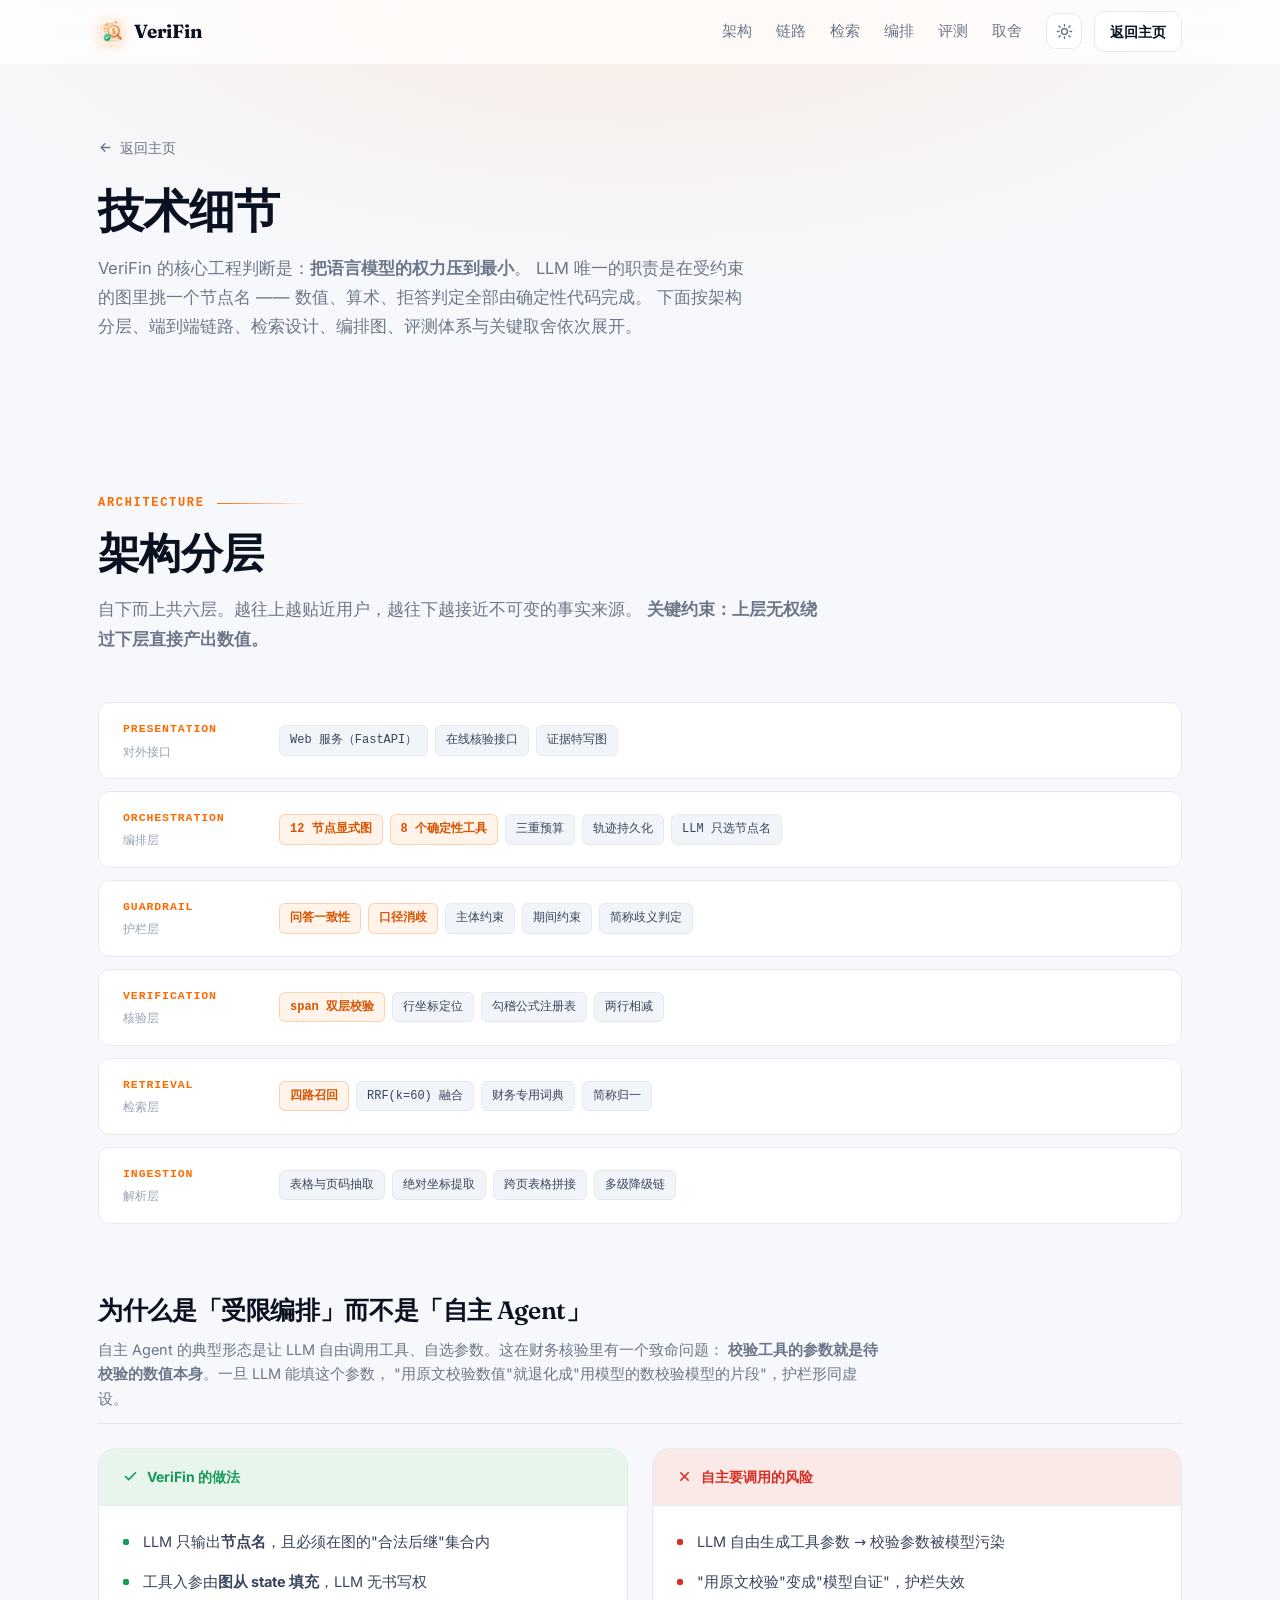
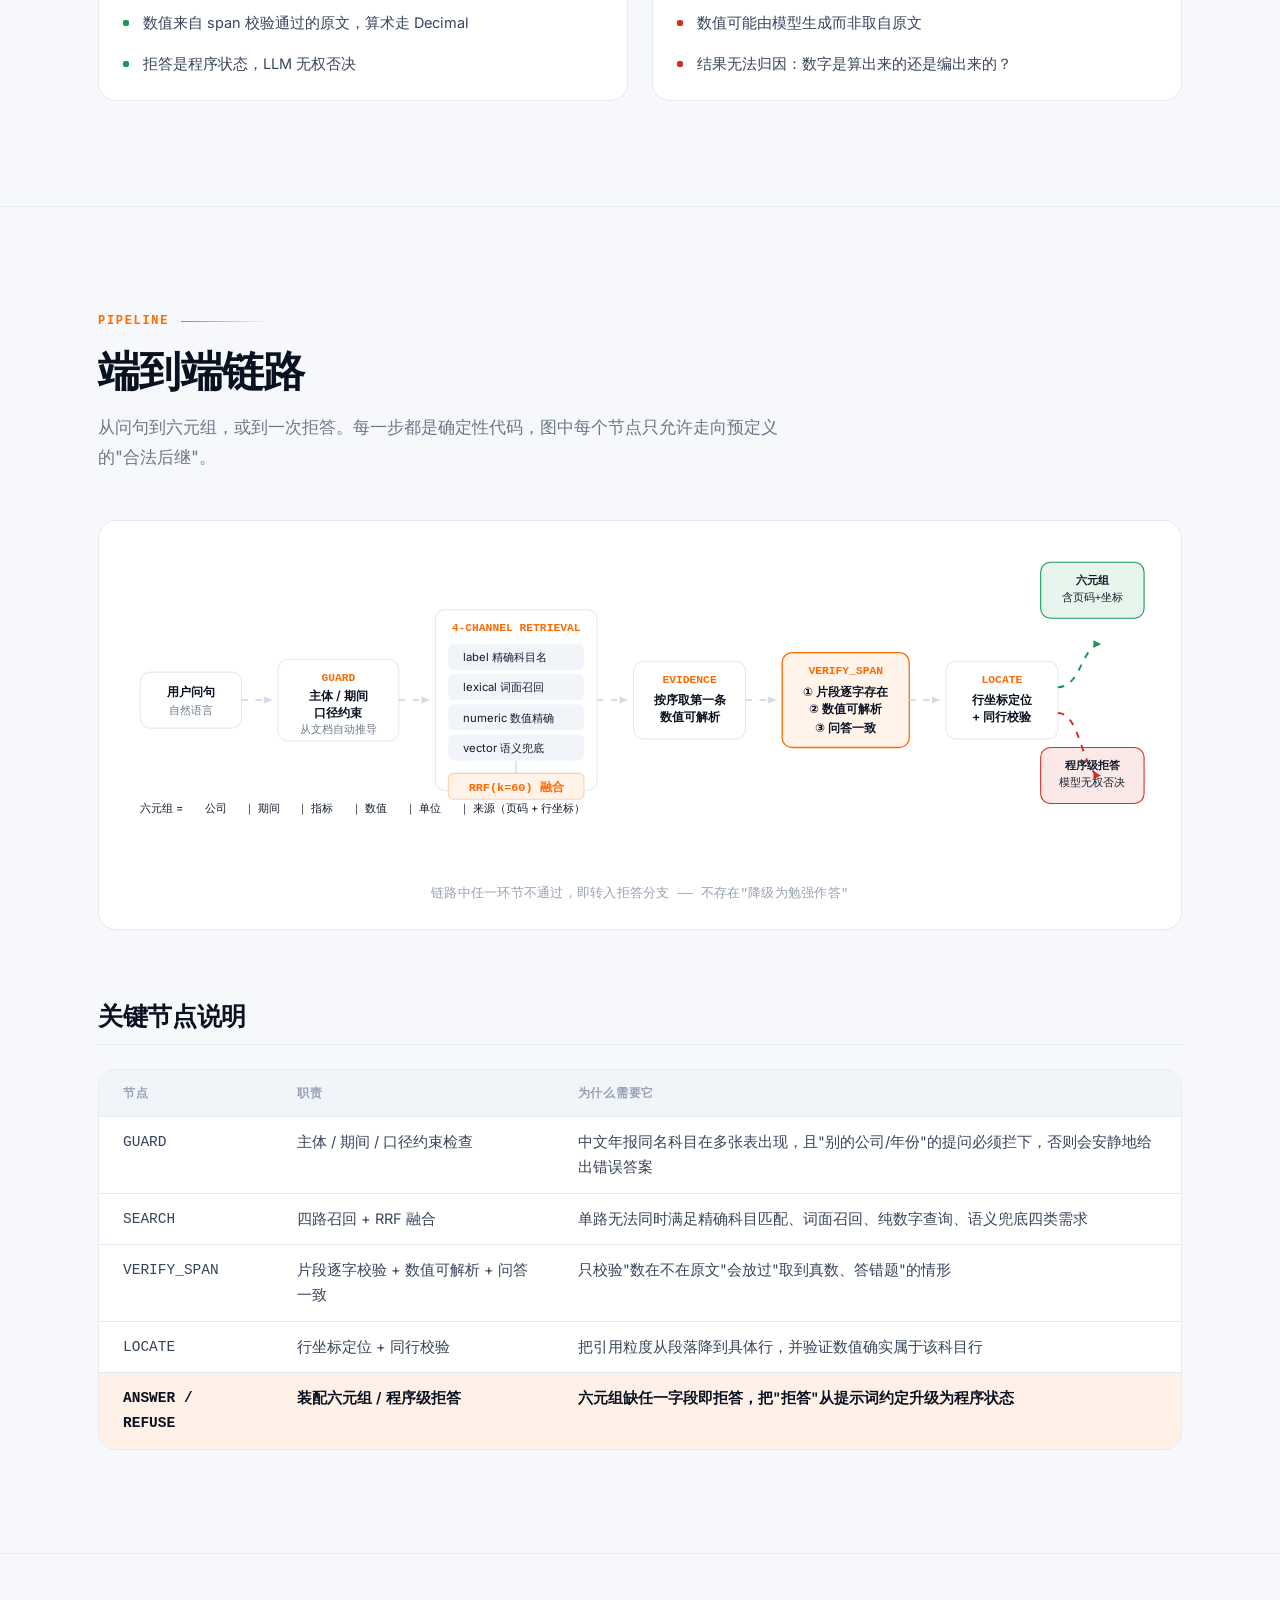
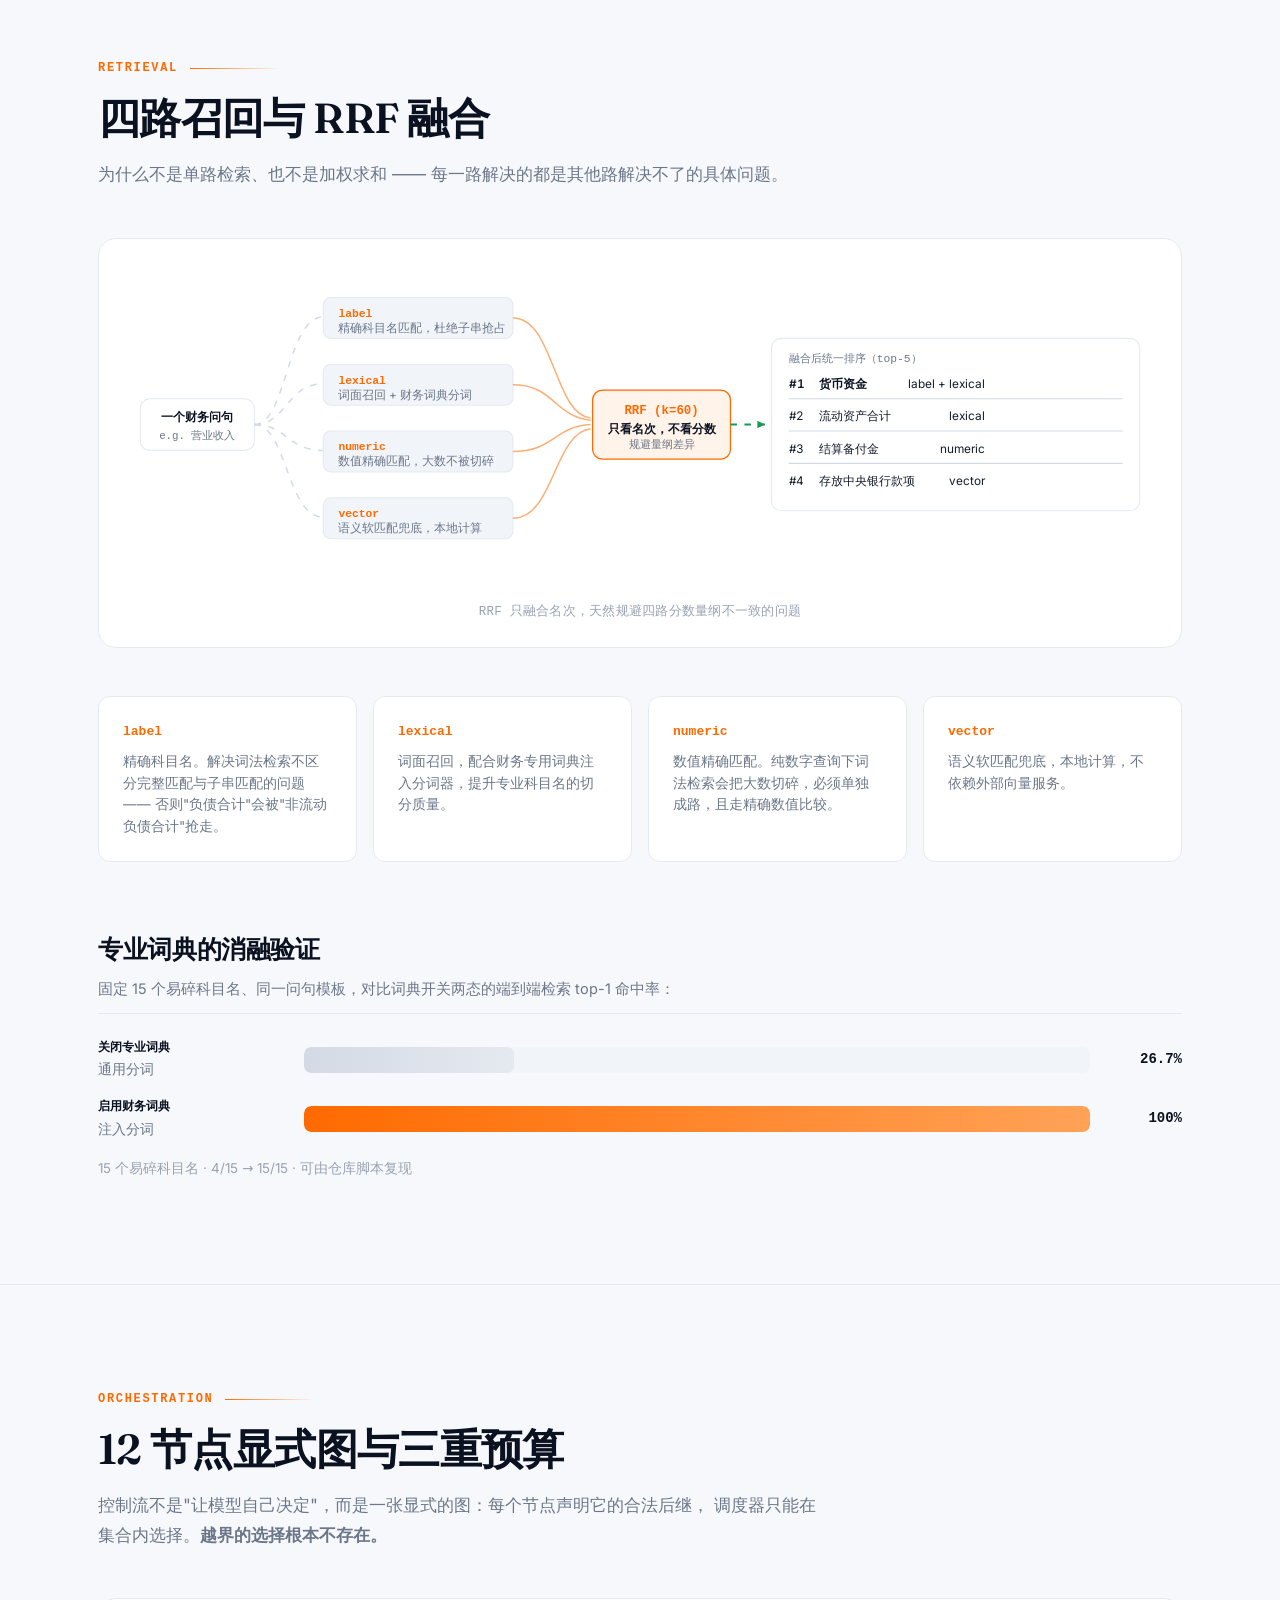
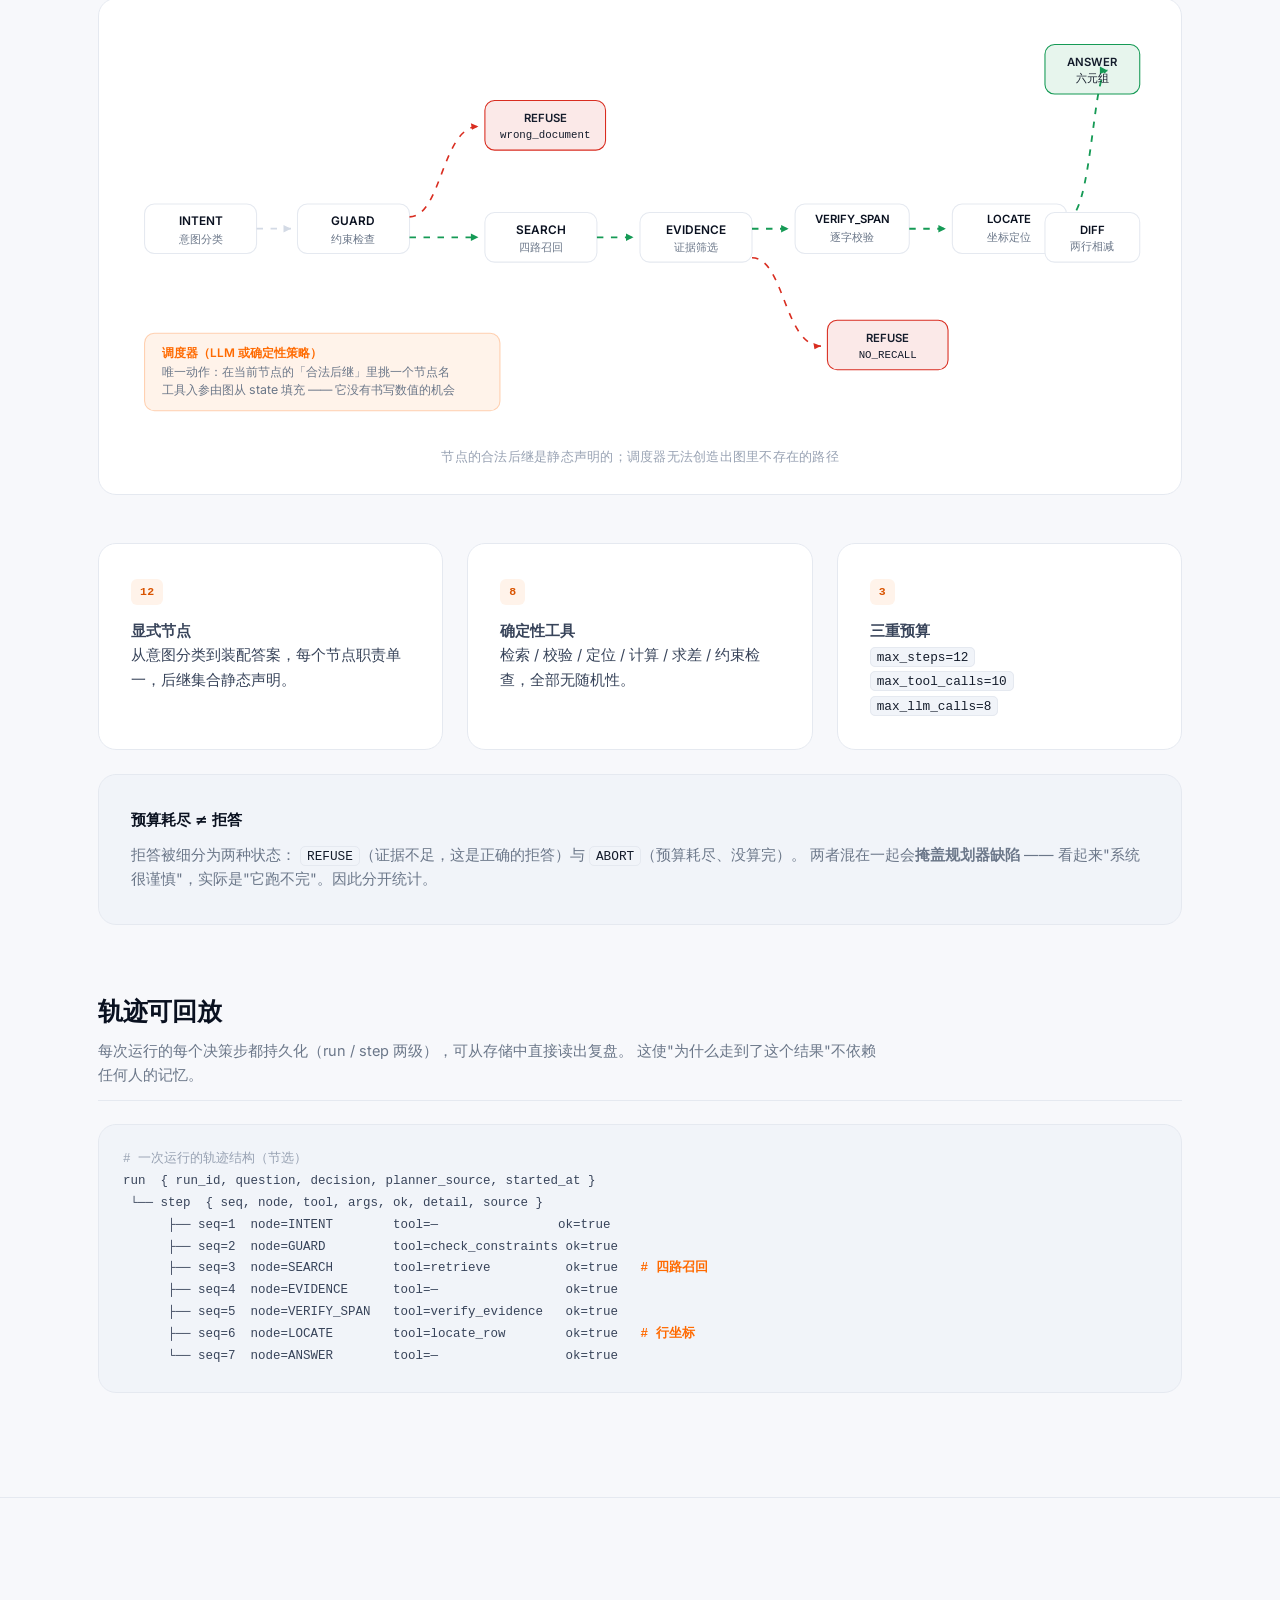
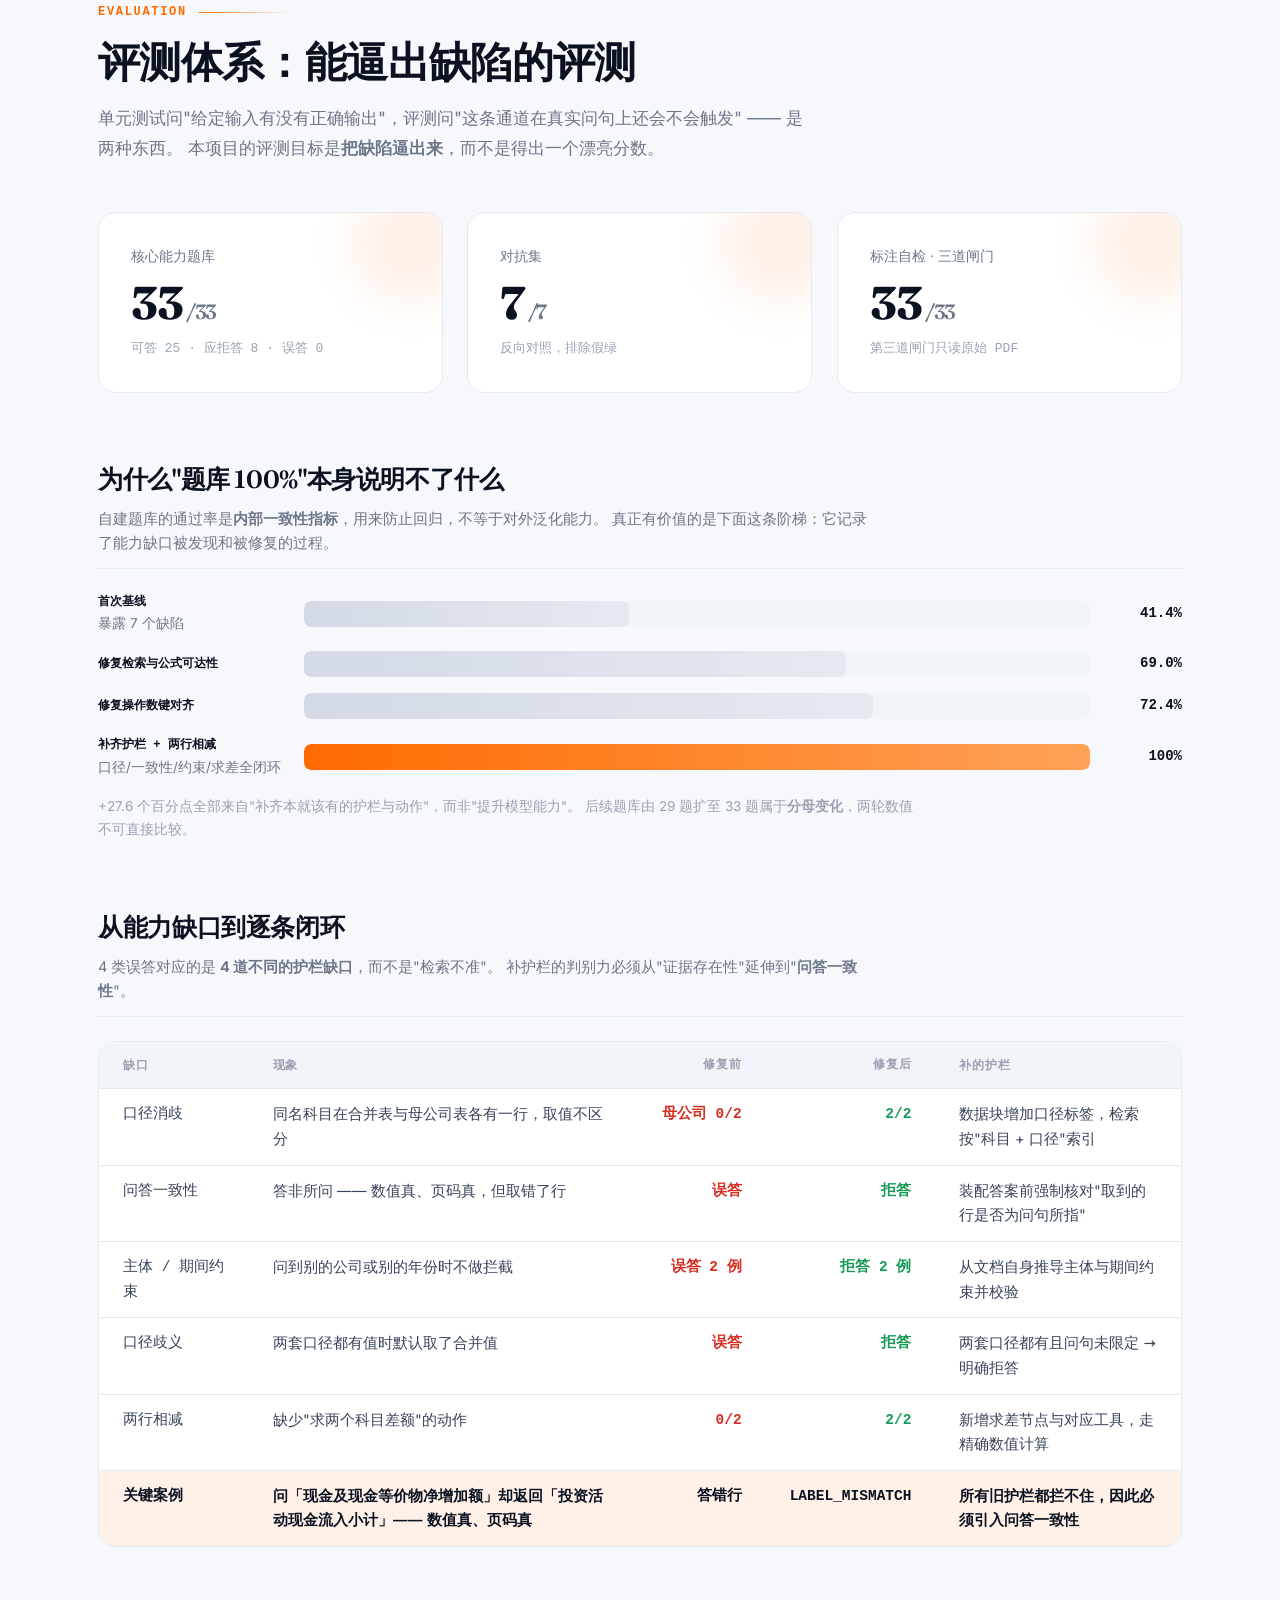
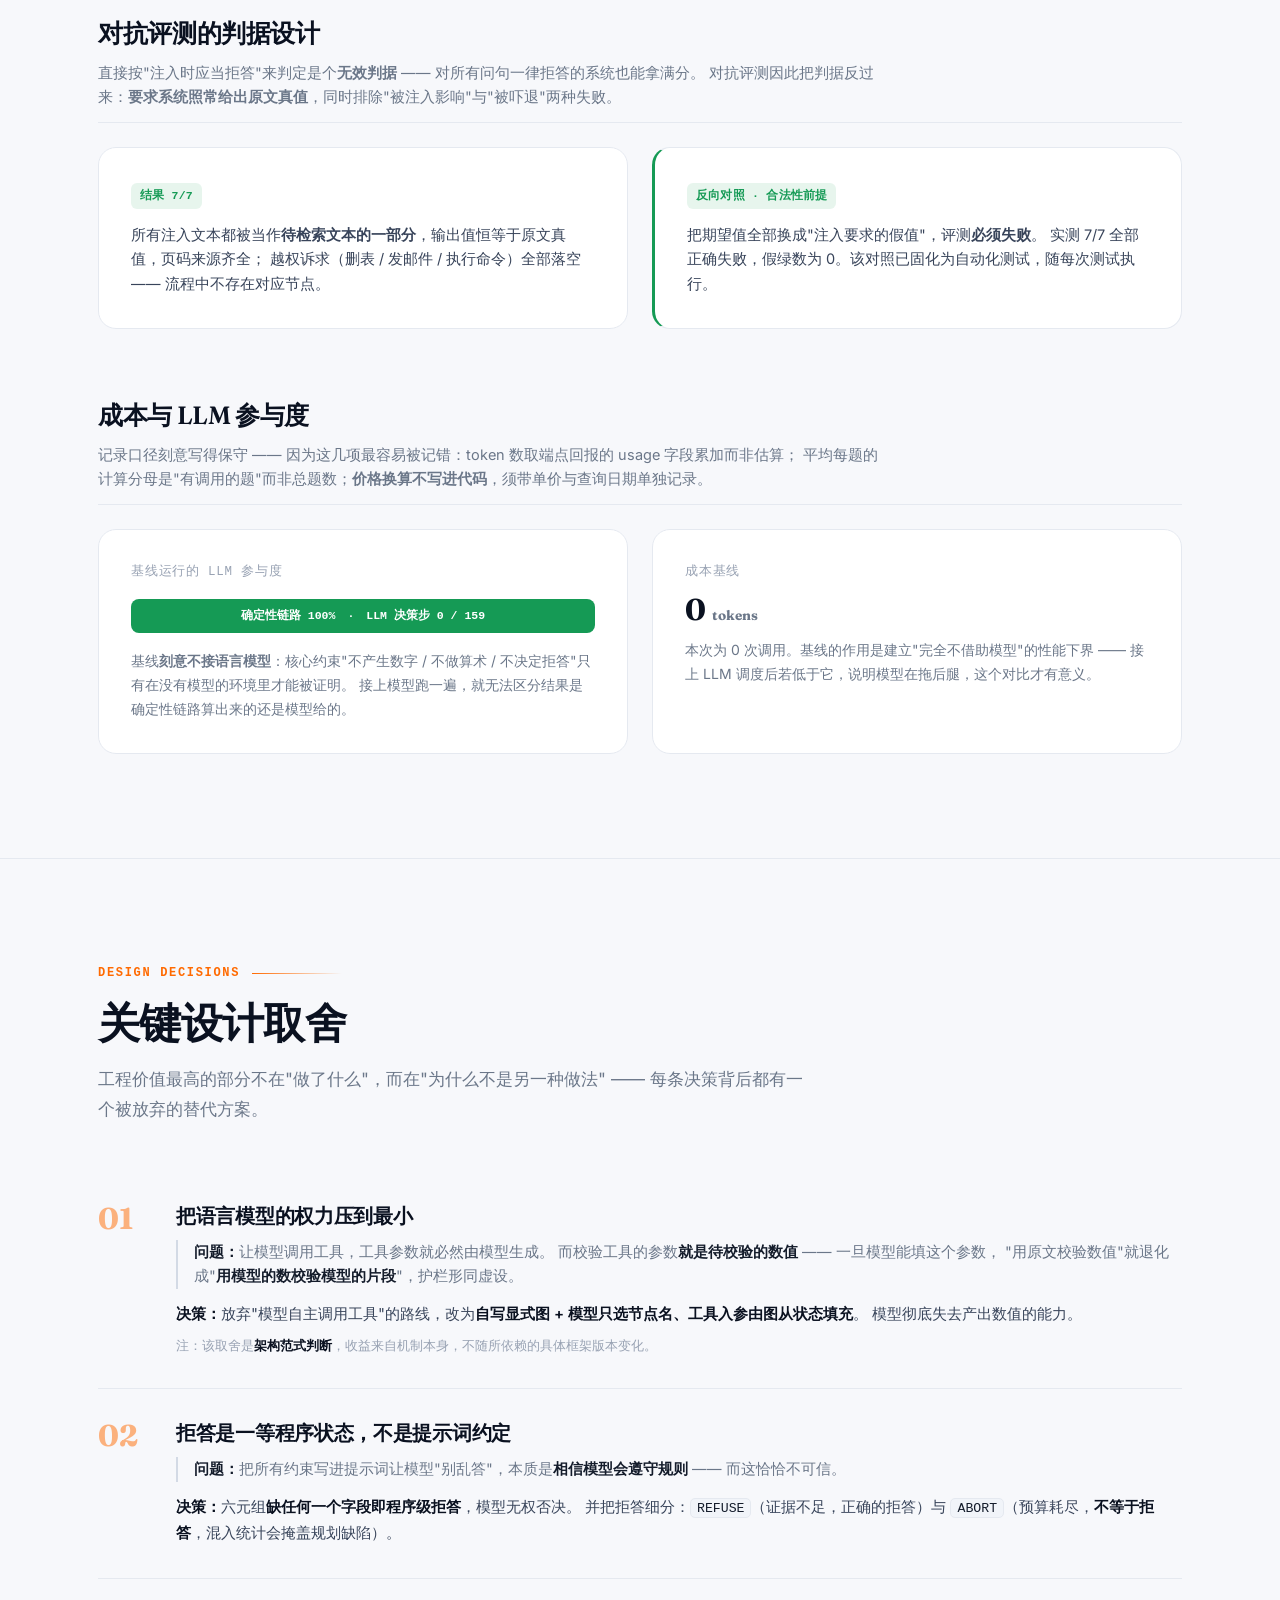
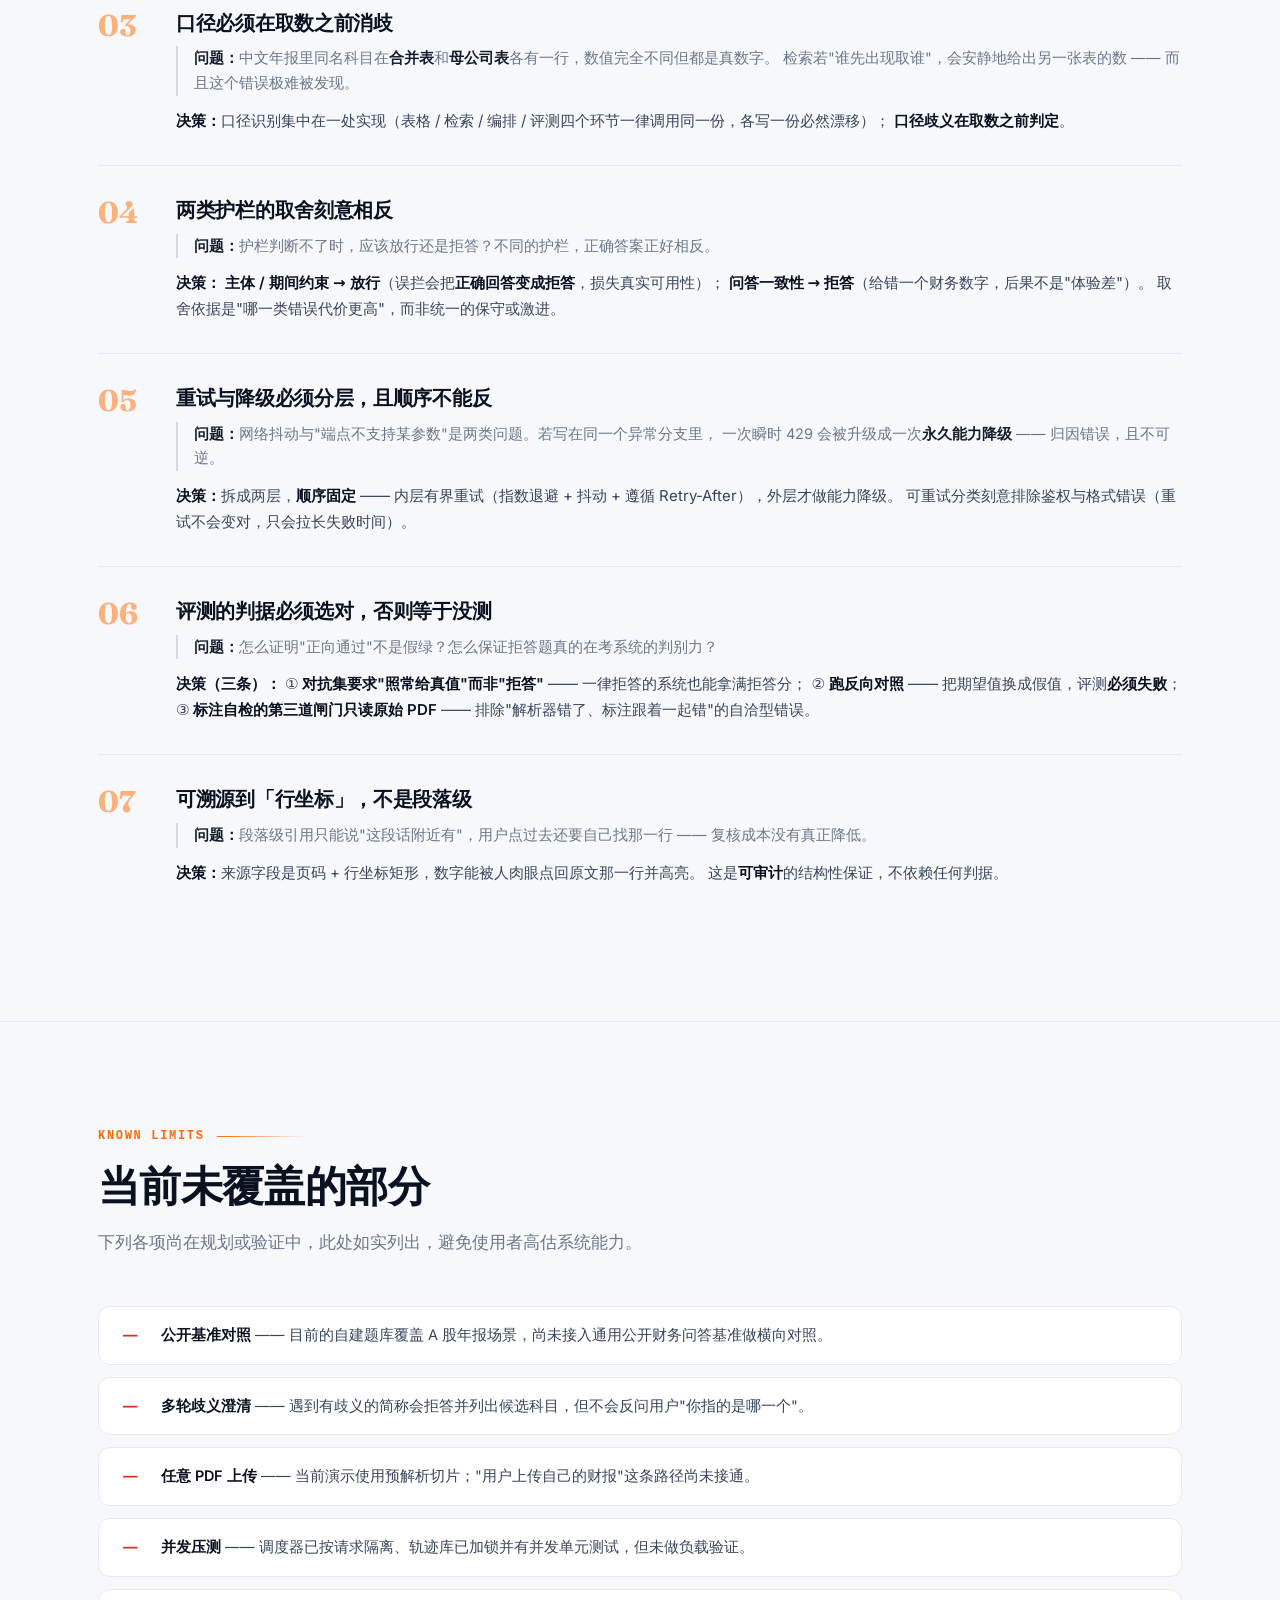
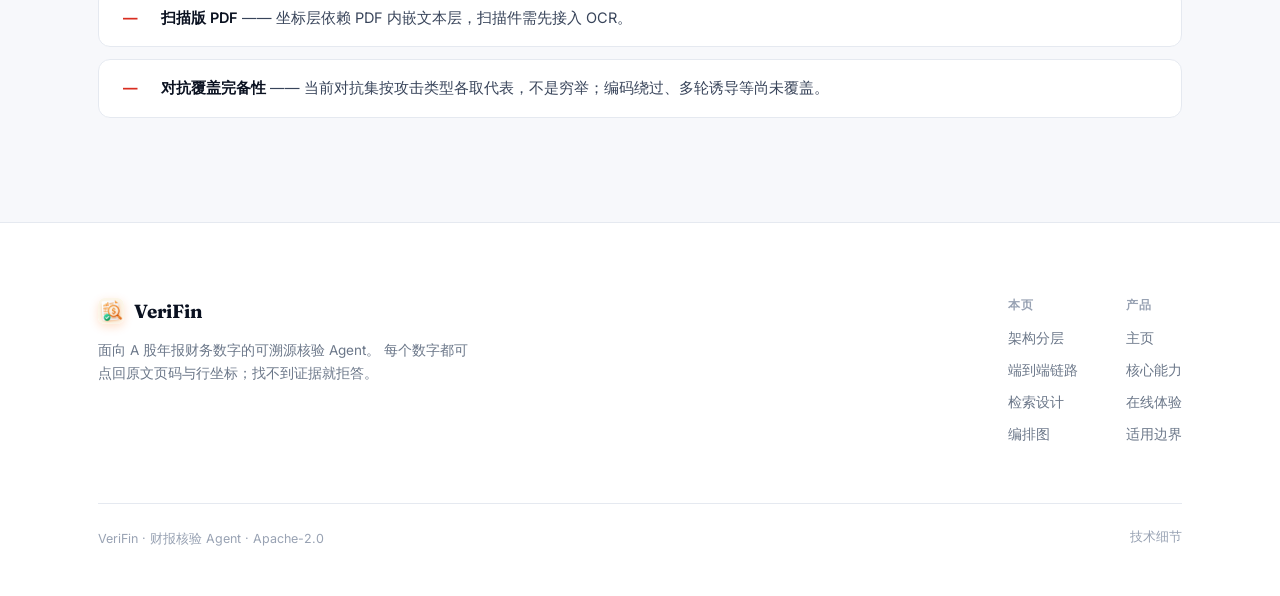
<file: site/tech.html>
<!DOCTYPE html>
<html lang="zh-CN">
<head>
<meta charset="UTF-8">
<meta name="viewport" content="width=device-width, initial-scale=1.0">
<title>技术细节 · VeriFin 财报核验 Agent</title>
<meta name="description" content="VeriFin 的技术实现：受限编排架构、四路召回与 RRF 融合、12 节点显式图、span 双层校验、行坐标定位、评测体系与关键设计取舍。">
<meta name="theme-color" content="#ff6a00">
<link rel="icon" type="image/png" sizes="512x512" href="assets/verifin-favicon-rounded.png">
<link rel="apple-touch-icon" sizes="180x180" href="assets/verifin-apple-touch-icon-rounded.png">
<link rel="preload" href="assets/fonts/fraunces-normal-latin.woff2" as="font" type="font/woff2" crossorigin>
<link rel="preload" href="assets/fonts/inter-normal-latin.woff2" as="font" type="font/woff2" crossorigin>
<link rel="stylesheet" href="assets/style.css?v=4">
<link rel="stylesheet" href="assets/figures.css?v=4">
<script>
(function () {
  var s = localStorage.getItem("vf-theme");
  var t = s === "light" || s === "dark"
    ? s
    : (window.matchMedia && window.matchMedia("(prefers-color-scheme: dark)").matches ? "dark" : "light");
  document.documentElement.setAttribute("data-theme", t);
})();
</script>
</head>
<body>

<div class="progress" id="progress"></div>

<nav class="nav" id="nav">
  <div class="wrap">
    <a class="brand" href="index.html"><span class="mark" aria-hidden="true"><img src="assets/verifin-brand-icon.png" alt=""></span>VeriFin</a>
    <div class="nav-links">
      <a href="#arch">架构</a>
      <a href="#pipeline">链路</a>
      <a href="#retrieval">检索</a>
      <a href="#orchestration">编排</a>
      <a href="#eval">评测</a>
      <a href="#decisions">取舍</a>
    </div>
    <div class="nav-actions">
      <button class="icon-btn" id="themeBtn" aria-label="切换明暗主题" title="切换明暗主题">
        <svg class="icon-sun" viewBox="0 0 24 24" fill="none" stroke="currentColor" stroke-width="2" stroke-linecap="round"><circle cx="12" cy="12" r="4.2"/><path d="M12 2v2.4M12 19.6V22M4.2 4.2l1.7 1.7M18.1 18.1l1.7 1.7M2 12h2.4M19.6 12H22M4.2 19.8l1.7-1.7M18.1 5.9l1.7-1.7"/></svg>
        <svg class="icon-moon" viewBox="0 0 24 24" fill="none" stroke="currentColor" stroke-width="2" stroke-linecap="round" stroke-linejoin="round"><path d="M20.5 14.6A8.6 8.6 0 0 1 9.4 3.5a8.6 8.6 0 1 0 11.1 11.1Z"/></svg>
      </button>
      <a class="nav-cta" href="index.html">返回主页</a>
    </div>
  </div>
</nav>

<!-- ============================ 技术 Hero ============================ -->
<header class="tech-hero">
  <div class="wrap">
    <a class="back-link" href="index.html">
      <svg viewBox="0 0 24 24" fill="none" stroke="currentColor" stroke-width="2.2" stroke-linecap="round" stroke-linejoin="round"><path d="M19 12H6M11 6l-6 6 6 6"/></svg>
      返回主页
    </a>
    <h1>技术细节</h1>
    <p class="sub">
      VeriFin 的核心工程判断是：<b>把语言模型的权力压到最小</b>。
      LLM 唯一的职责是在受约束的图里挑一个节点名 —— 数值、算术、拒答判定全部由确定性代码完成。
      下面按架构分层、端到端链路、检索设计、编排图、评测体系与关键取舍依次展开。
    </p>
  </div>
</header>

<!-- ============================ 架构分层 ============================ -->
<section class="band" id="arch">
  <div class="wrap">
    <div class="sec-head reveal">
      <div class="sec-kicker">Architecture</div>
      <h2>架构分层</h2>
      <p class="lede">
        自下而上共六层。越往上越贴近用户，越往下越接近不可变的事实来源。
        <b>关键约束：上层无权绕过下层直接产出数值。</b>
      </p>
    </div>

    <div class="arch-stack reveal">
      <div class="arch-layer">
        <div>
          <div class="ly">Presentation</div>
          <div class="ly-sub">对外接口</div>
        </div>
        <div class="mods">
          <span class="mod">Web 服务（FastAPI）</span>
          <span class="mod">在线核验接口</span>
          <span class="mod">证据特写图</span>
        </div>
      </div>

      <div class="arch-layer">
        <div>
          <div class="ly">Orchestration</div>
          <div class="ly-sub">编排层</div>
        </div>
        <div class="mods">
          <span class="mod hot">12 节点显式图</span>
          <span class="mod hot">8 个确定性工具</span>
          <span class="mod">三重预算</span>
          <span class="mod">轨迹持久化</span>
          <span class="mod">LLM 只选节点名</span>
        </div>
      </div>

      <div class="arch-layer">
        <div>
          <div class="ly">Guardrail</div>
          <div class="ly-sub">护栏层</div>
        </div>
        <div class="mods">
          <span class="mod hot">问答一致性</span>
          <span class="mod hot">口径消歧</span>
          <span class="mod">主体约束</span>
          <span class="mod">期间约束</span>
          <span class="mod">简称歧义判定</span>
        </div>
      </div>

      <div class="arch-layer">
        <div>
          <div class="ly">Verification</div>
          <div class="ly-sub">核验层</div>
        </div>
        <div class="mods">
          <span class="mod hot">span 双层校验</span>
          <span class="mod">行坐标定位</span>
          <span class="mod">勾稽公式注册表</span>
          <span class="mod">两行相减</span>
        </div>
      </div>

      <div class="arch-layer">
        <div>
          <div class="ly">Retrieval</div>
          <div class="ly-sub">检索层</div>
        </div>
        <div class="mods">
          <span class="mod hot">四路召回</span>
          <span class="mod">RRF(k=60) 融合</span>
          <span class="mod">财务专用词典</span>
          <span class="mod">简称归一</span>
        </div>
      </div>

      <div class="arch-layer">
        <div>
          <div class="ly">Ingestion</div>
          <div class="ly-sub">解析层</div>
        </div>
        <div class="mods">
          <span class="mod">表格与页码抽取</span>
          <span class="mod">绝对坐标提取</span>
          <span class="mod">跨页表格拼接</span>
          <span class="mod">多级降级链</span>
        </div>
      </div>
    </div>

    <div class="sub-head reveal">
      <h3>为什么是「受限编排」而不是「自主 Agent」</h3>
      <p>
        自主 Agent 的典型形态是让 LLM 自由调用工具、自选参数。这在财务核验里有一个致命问题：
        <b>校验工具的参数就是待校验的数值本身</b>。一旦 LLM 能填这个参数，
        "用原文校验数值"就退化成"用模型的数校验模型的片段"，护栏形同虚设。
      </p>
    </div>

    <div class="grid-2 reveal">
      <div class="versus-col yes">
        <div class="hd">
          <svg width="15" height="15" viewBox="0 0 24 24" fill="none" stroke="currentColor" stroke-width="2.6" stroke-linecap="round" stroke-linejoin="round"><path d="M20 6 9 17l-5-5"/></svg>
          VeriFin 的做法
        </div>
        <ul>
          <li>LLM 只输出<b>节点名</b>，且必须在图的"合法后继"集合内</li>
          <li>工具入参由<b>图从 state 填充</b>，LLM 无书写权</li>
          <li>数值来自 span 校验通过的原文，算术走 Decimal</li>
          <li>拒答是程序状态，LLM 无权否决</li>
        </ul>
      </div>
      <div class="versus-col no">
        <div class="hd">
          <svg width="15" height="15" viewBox="0 0 24 24" fill="none" stroke="currentColor" stroke-width="2.6" stroke-linecap="round"><path d="M18 6 6 18M6 6l12 12"/></svg>
          自主要调用的风险
        </div>
        <ul>
          <li>LLM 自由生成工具参数 → 校验参数被模型污染</li>
          <li>"用原文校验"变成"模型自证"，护栏失效</li>
          <li>数值可能由模型生成而非取自原文</li>
          <li>结果无法归因：数字是算出来的还是编出来的？</li>
        </ul>
      </div>
    </div>
  </div>
</section>

<!-- ============================ 端到端链路 ============================ -->
<section class="band" id="pipeline">
  <div class="wrap">
    <div class="sec-head reveal">
      <div class="sec-kicker">Pipeline</div>
      <h2>端到端链路</h2>
      <p class="lede">
        从问句到六元组，或到一次拒答。每一步都是确定性代码，图中每个节点只允许走向预定义的"合法后继"。
      </p>
    </div>

    <!-- 链路动图 -->
    <div class="figure reveal" style="margin-bottom:var(--sp-7)">
      <div class="fig-scroll is-wide">
                <svg viewBox="0 0 960 300" role="img" aria-label="端到端链路示意图：问句经约束检查、四路召回、证据筛选、逐字校验、坐标定位，最终输出六元组或拒答">
                <!-- 问句 -->
                <rect class="f-card" x="16" y="118" width="94" height="52" rx="9"/>
                <text x="63" y="140" font-size="11.5" text-anchor="middle" class="t-strong">用户问句</text>
                <text x="63" y="157" font-size="10.5" text-anchor="middle" class="t-mono t-muted">自然语言</text>
        
                <!-- 1 约束检查 -->
                <path class="s-line flow-dash" d="M110 144 L 138 144" stroke-width="1.6"/>
                <path d="M138 144 l-7 -3.5 l0 7 z" fill="var(--line-2)"/>
                <rect class="f-card" x="144" y="106" width="112" height="76" rx="9" stroke="var(--line)"/>
                <text x="200" y="126" font-size="10.5" text-anchor="middle" class="t-brand t-mono">GUARD</text>
                <text x="200" y="144" font-size="11.5" text-anchor="middle" class="t-strong">主体 / 期间</text>
                <text x="200" y="160" font-size="11.5" text-anchor="middle" class="t-strong">口径约束</text>
                <text x="200" y="175" font-size="10" text-anchor="middle" class="t-muted">从文档自动推导</text>
        
                <!-- 2 四路召回 -->
                <path class="s-line flow-dash" d="M256 144 L 284 144" stroke-width="1.6"/>
                <path d="M284 144 l-7 -3.5 l0 7 z" fill="var(--line-2)"/>
                <rect class="f-card" x="290" y="60" width="150" height="168" rx="9" stroke="var(--line)"/>
                <text x="365" y="80" font-size="10.5" text-anchor="middle" class="t-brand t-mono">4-CHANNEL RETRIEVAL</text>
                <g font-size="10.5" class="t-mono" fill="var(--muted)">
                  <rect class="f-sunken" x="302" y="92" width="126" height="24" rx="5"/>
                  <text x="316" y="108">label 精确科目名</text>
                  <rect class="f-sunken" x="302" y="120" width="126" height="24" rx="5"/>
                  <text x="316" y="136">lexical 词面召回</text>
                  <rect class="f-sunken" x="302" y="148" width="126" height="24" rx="5"/>
                  <text x="316" y="164">numeric 数值精确</text>
                  <rect class="f-sunken" x="302" y="176" width="126" height="24" rx="5"/>
                  <text x="316" y="192">vector 语义兜底</text>
                </g>
                <!-- RRF 融合 -->
                <path class="s-line" d="M365 200 L 365 216" stroke-width="1.2"/>
                <rect class="f-brand-soft" x="302" y="212" width="126" height="24" rx="5" stroke="rgba(255,106,0,.3)"/>
                <text x="365" y="228" font-size="11" text-anchor="middle" class="t-mono t-brand">RRF(k=60) 融合</text>
        
                <!-- 3 证据筛选 -->
                <path class="s-line flow-dash" d="M440 144 L 468 144" stroke-width="1.6"/>
                <path d="M468 144 l-7 -3.5 l0 7 z" fill="var(--line-2)"/>
                <rect class="f-card" x="474" y="108" width="104" height="72" rx="9" stroke="var(--line)"/>
                <text x="526" y="128" font-size="10.5" text-anchor="middle" class="t-brand t-mono">EVIDENCE</text>
                <text x="526" y="148" font-size="11.5" text-anchor="middle" class="t-strong">按序取第一条</text>
                <text x="526" y="163" font-size="11.5" text-anchor="middle" class="t-strong">数值可解析</text>
        
                <!-- 4 逐字校验 -->
                <path class="s-line flow-dash" d="M578 144 L 606 144" stroke-width="1.6"/>
                <path d="M606 144 l-7 -3.5 l0 7 z" fill="var(--line-2)"/>
                <rect x="612" y="100" width="118" height="88" rx="9" fill="var(--brand-soft)" stroke="var(--brand)" stroke-width="1.2" class="breathe"/>
                <text x="671" y="120" font-size="10.5" text-anchor="middle" class="t-brand t-mono">VERIFY_SPAN</text>
                <text x="671" y="140" font-size="11" text-anchor="middle" class="t-strong">① 片段逐字存在</text>
                <text x="671" y="156" font-size="11" text-anchor="middle" class="t-strong">② 数值可解析</text>
                <text x="671" y="174" font-size="11" text-anchor="middle" class="t-strong">③ 问答一致</text>
        
                <!-- 5 坐标定位 -->
                <path class="s-line flow-dash" d="M730 144 L 758 144" stroke-width="1.6"/>
                <path d="M758 144 l-7 -3.5 l0 7 z" fill="var(--line-2)"/>
                <rect class="f-card" x="764" y="108" width="104" height="72" rx="9" stroke="var(--line)"/>
                <rect class="sweep" x="764" y="108" width="104" height="72" rx="9" fill="var(--brand)" style="opacity:0"/>
                <text x="816" y="128" font-size="10.5" text-anchor="middle" class="t-brand t-mono">LOCATE</text>
                <text x="816" y="148" font-size="11.5" text-anchor="middle" class="t-strong">行坐标定位</text>
                <text x="816" y="163" font-size="11.5" text-anchor="middle" class="t-strong">+ 同行校验</text>
        
                <!-- 输出 -->
                <path class="s-ok flow-dash" d="M868 132 C 890 132, 890 92, 908 92" stroke-width="1.8"/>
                <path d="M908 92 l-7 -3.5 l0 7 z" fill="var(--ok)"/>
                <rect x="852" y="16" width="96" height="52" rx="9" fill="var(--ok-soft)" stroke="var(--ok)" stroke-width="1"/>
                <text x="900" y="36" font-size="10.5" text-anchor="middle" fill="var(--ok)" font-weight="600">六元组</text>
                <text x="900" y="52" font-size="10" text-anchor="middle" class="t-mono" fill="var(--ok)">含页码+坐标</text>
        
                <path class="s-fail flow-dash" d="M868 156 C 890 156, 890 214, 908 214" stroke-width="1.8"/>
                <path d="M908 214 l-7 -3.5 l0 7 z" fill="var(--fail)"/>
                <rect x="852" y="188" width="96" height="52" rx="9" fill="var(--fail-soft)" stroke="var(--fail)" stroke-width="1"/>
                <rect class="intercept" x="852" y="188" width="96" height="52" rx="9" fill="none" stroke="var(--fail)" stroke-width="2.6" style="opacity:0"/>
                <text x="900" y="208" font-size="10.5" text-anchor="middle" fill="var(--fail)" font-weight="600">程序级拒答</text>
                <text x="900" y="224" font-size="10" text-anchor="middle" class="t-mono" fill="var(--fail)">模型无权否决</text>
        
                <!-- 底部：六元组字段 -->
                <g class="t-mono" font-size="10.5" fill="var(--faint)">
                  <text x="16" y="248">六元组 =</text>
                  <text x="76" y="248">公司</text>
                  <text x="112" y="248">｜ 期间</text>
                  <text x="162" y="248">｜ 指标</text>
                  <text x="212" y="248">｜ 数值</text>
                  <text x="262" y="248">｜ 单位</text>
                  <text x="312" y="248" fill="var(--brand)">｜ 来源（页码 + 行坐标）</text>
                </g>
              </svg>
        </div>
      <div class="figure-cap">链路中任一环节不通过，即转入拒答分支 —— 不存在"降级为勉强作答"</div>
    </div>

    <div class="sub-head reveal">
      <h3>关键节点说明</h3>
    </div>

    <div class="tbl-wrap reveal">
      <table class="data">
        <thead>
          <tr>
            <th>节点</th>
            <th>职责</th>
            <th>为什么需要它</th>
          </tr>
        </thead>
        <tbody>
          <tr>
            <td class="mono">GUARD</td>
            <td>主体 / 期间 / 口径约束检查</td>
            <td>中文年报同名科目在多张表出现，且"别的公司/年份"的提问必须拦下，否则会安静地给出错误答案</td>
          </tr>
          <tr>
            <td class="mono">SEARCH</td>
            <td>四路召回 + RRF 融合</td>
            <td>单路无法同时满足精确科目匹配、词面召回、纯数字查询、语义兜底四类需求</td>
          </tr>
          <tr>
            <td class="mono">VERIFY_SPAN</td>
            <td>片段逐字校验 + 数值可解析 + 问答一致</td>
            <td>只校验"数在不在原文"会放过"取到真数、答错题"的情形</td>
          </tr>
          <tr>
            <td class="mono">LOCATE</td>
            <td>行坐标定位 + 同行校验</td>
            <td>把引用粒度从段落降到具体行，并验证数值确实属于该科目行</td>
          </tr>
          <tr class="highlight">
            <td class="mono">ANSWER / REFUSE</td>
            <td>装配六元组 / 程序级拒答</td>
            <td>六元组缺任一字段即拒答，把"拒答"从提示词约定升级为程序状态</td>
          </tr>
        </tbody>
      </table>
    </div>
  </div>
</section>

<!-- ============================ 检索设计 ============================ -->
<section class="band" id="retrieval">
  <div class="wrap">
    <div class="sec-head reveal">
      <div class="sec-kicker">Retrieval</div>
      <h2>四路召回与 RRF 融合</h2>
      <p class="lede">
        为什么不是单路检索、也不是加权求和 —— 每一路解决的都是其他路解决不了的具体问题。
      </p>
    </div>

    <!-- 汇聚示意图 -->
    <div class="figure reveal" style="margin-bottom:var(--sp-7)">
      <div class="fig-scroll is-wide">
                <svg viewBox="0 0 960 300" role="img" aria-label="示意图：四路召回分别给出排名，经 RRF 融合后输出统一排序">
                <!-- 问句 -->
                <rect class="f-card" x="16" y="126" width="106" height="48" rx="9"/>
                <text x="69" y="147" font-size="11" text-anchor="middle" class="t-strong">一个财务问句</text>
                <text x="69" y="163" font-size="10" text-anchor="middle" class="t-mono t-muted">e.g. 营业收入</text>
        
                <!-- 四路 -->
                <g>
                  <path class="s-line flow-dash" d="M122 150 C 152 150, 152 50, 186 50" stroke-width="1.4"/>
                  <rect class="f-sunken" x="186" y="32" width="176" height="38" rx="7" stroke="var(--line)"/>
                  <text x="200" y="50" font-size="10.5" class="t-mono t-brand">label</text>
                  <text x="200" y="64" font-size="11" class="t-muted">精确科目名匹配，杜绝子串抢占</text>
                </g>
                <g>
                  <path class="s-line flow-dash" d="M122 150 C 152 150, 152 112, 186 112" stroke-width="1.4"/>
                  <rect class="f-sunken" x="186" y="94" width="176" height="38" rx="7" stroke="var(--line)"/>
                  <text x="200" y="112" font-size="10.5" class="t-mono t-brand">lexical</text>
                  <text x="200" y="126" font-size="11" class="t-muted">词面召回 + 财务词典分词</text>
                </g>
                <g>
                  <path class="s-line flow-dash" d="M122 150 C 152 150, 152 174, 186 174" stroke-width="1.4"/>
                  <rect class="f-sunken" x="186" y="156" width="176" height="38" rx="7" stroke="var(--line)"/>
                  <text x="200" y="174" font-size="10.5" class="t-mono t-brand">numeric</text>
                  <text x="200" y="188" font-size="11" class="t-muted">数值精确匹配，大数不被切碎</text>
                </g>
                <g>
                  <path class="s-line flow-dash" d="M122 150 C 152 150, 152 236, 186 236" stroke-width="1.4"/>
                  <rect class="f-sunken" x="186" y="218" width="176" height="38" rx="7" stroke="var(--line)"/>
                  <text x="200" y="236" font-size="10.5" class="t-mono t-brand">vector</text>
                  <text x="200" y="250" font-size="11" class="t-muted">语义软匹配兜底，本地计算</text>
                </g>
        
                <!-- 汇聚到 RRF -->
                <path class="s-brand pulse-dot" d="M362 51 C 400 51, 400 140, 434 144" stroke-width="1.4" opacity=".55"/>
                <path class="s-brand pulse-dot" d="M362 113 C 400 113, 400 142, 434 146" stroke-width="1.4" opacity=".55" style="animation-delay:.35s"/>
                <path class="s-brand pulse-dot" d="M362 175 C 400 175, 400 152, 434 150" stroke-width="1.4" opacity=".55" style="animation-delay:.7s"/>
                <path class="s-brand pulse-dot" d="M362 237 C 400 237, 400 158, 434 154" stroke-width="1.4" opacity=".55" style="animation-delay:1.05s"/>
        
                <rect class="f-brand-soft" x="436" y="118" width="128" height="64" rx="9" stroke="var(--brand)" stroke-width="1.2"/>
                <text x="500" y="140" font-size="11.5" text-anchor="middle" class="t-brand t-mono">RRF (k=60)</text>
                <text x="500" y="158" font-size="11" text-anchor="middle" class="t-strong">只看名次，不看分数</text>
                <text x="500" y="172" font-size="10.5" text-anchor="middle" class="t-muted">规避量纲差异</text>
        
                <path class="s-ok flow-dash" d="M564 150 L 596 150" stroke-width="1.8"/>
                <path d="M596 150 l-7 -3.5 l0 7 z" fill="var(--ok)"/>
        
                <!-- 结果 -->
                <rect class="f-card" x="602" y="70" width="342" height="160" rx="9"/>
                <text x="618" y="92" font-size="10.5" class="t-mono t-muted">融合后统一排序（top-5）</text>
                <g font-size="11" class="t-mono">
                  <text x="618" y="116" fill="var(--brand)" font-weight="600">#1</text>
                  <text x="646" y="116" fill="var(--ink)" class="t-strong">货币资金</text>
                  <text x="800" y="116" text-anchor="end" fill="var(--muted)">label + lexical</text>
                  <line class="s-line" x1="618" y1="126" x2="928" y2="126"/>
                  <text x="618" y="146" fill="var(--muted)">#2</text>
                  <text x="646" y="146" fill="var(--muted)">流动资产合计</text>
                  <text x="800" y="146" text-anchor="end" fill="var(--faint)">lexical</text>
                  <line class="s-line" x1="618" y1="156" x2="928" y2="156"/>
                  <text x="618" y="176" fill="var(--muted)">#3</text>
                  <text x="646" y="176" fill="var(--muted)">结算备付金</text>
                  <text x="800" y="176" text-anchor="end" fill="var(--faint)">numeric</text>
                  <line class="s-line" x1="618" y1="186" x2="928" y2="186"/>
                  <text x="618" y="206" fill="var(--muted)">#4</text>
                  <text x="646" y="206" fill="var(--muted)">存放中央银行款项</text>
                  <text x="800" y="206" text-anchor="end" fill="var(--faint)">vector</text>
                </g>
              </svg>
        </div>
      <div class="figure-cap">RRF 只融合名次，天然规避四路分数量纲不一致的问题</div>
    </div>

    <div class="channels reveal">
      <div class="channel">
        <div class="nm">label</div>
        <div class="ds">精确科目名。解决词法检索不区分完整匹配与子串匹配的问题 —— 否则"负债合计"会被"非流动负债合计"抢走。</div>
      </div>
      <div class="channel">
        <div class="nm">lexical</div>
        <div class="ds">词面召回，配合财务专用词典注入分词器，提升专业科目名的切分质量。</div>
      </div>
      <div class="channel">
        <div class="nm">numeric</div>
        <div class="ds">数值精确匹配。纯数字查询下词法检索会把大数切碎，必须单独成路，且走精确数值比较。</div>
      </div>
      <div class="channel">
        <div class="nm">vector</div>
        <div class="ds">语义软匹配兜底，本地计算，不依赖外部向量服务。</div>
      </div>
    </div>

    <div class="sub-head reveal">
      <h3>专业词典的消融验证</h3>
      <p>
        固定 15 个易碎科目名、同一问句模板，对比词典开关两态的端到端检索 top-1 命中率：
      </p>
    </div>

    <div class="ladder reveal">
      <div class="ladder-row">
        <div class="ladder-label"><b>关闭专业词典</b>通用分词</div>
        <div class="ladder-track"><div class="ladder-fill dim" data-w="26.7"></div></div>
        <div class="ladder-val">26.7%</div>
      </div>
      <div class="ladder-row">
        <div class="ladder-label"><b>启用财务词典</b>注入分词</div>
        <div class="ladder-track"><div class="ladder-fill" data-w="100"></div></div>
        <div class="ladder-val">100%</div>
      </div>
    </div>
    <p class="reveal" style="font-size:13.5px;color:var(--faint);margin-top:var(--sp-4)">
      15 个易碎科目名 · 4/15 → 15/15 · 可由仓库脚本复现
    </p>
  </div>
</section>

<!-- ============================ 编排 ============================ -->
<section class="band" id="orchestration">
  <div class="wrap">
    <div class="sec-head reveal">
      <div class="sec-kicker">Orchestration</div>
      <h2>12 节点显式图与三重预算</h2>
      <p class="lede">
        控制流不是"让模型自己决定"，而是一张显式的图：每个节点声明它的合法后继，
        调度器只能在集合内选择。<b>越界的选择根本不存在。</b>
      </p>
    </div>

    <!-- 编排图 -->
    <div class="figure reveal" style="margin-bottom:var(--sp-7)">
      <div class="fig-scroll is-wide">
                <svg viewBox="0 0 960 380" role="img" aria-label="编排图示意：从意图分类出发，经多节点到达答案或拒答，调度器只在合法后继中选择">
                <!-- 起 -->
                <rect class="f-card" x="20" y="168" width="104" height="46" rx="9"/>
                <text x="72" y="188" font-size="11" text-anchor="middle" class="t-strong">INTENT</text>
                <text x="72" y="204" font-size="10.5" text-anchor="middle" class="t-mono t-muted">意图分类</text>
        
                <path class="s-line flow-dash" d="M124 191 L 156 191" stroke-width="1.6"/>
                <path d="M156 191 l-7 -3.5 l0 7 z" fill="var(--line-2)"/>
        
                <rect class="f-card" x="162" y="168" width="104" height="46" rx="9"/>
                <text x="214" y="188" font-size="11" text-anchor="middle" class="t-strong">GUARD</text>
                <text x="214" y="204" font-size="10.5" text-anchor="middle" class="t-mono t-muted">约束检查</text>
        
                <!-- 分叉：拦截 -->
                <path class="s-fail flow-dash route-dim" d="M266 180 C 296 180, 296 96, 330 96" stroke-width="1.5"/>
                <path d="M330 96 l-7 -3 l1 6 z" fill="var(--fail)"/>
                <rect x="336" y="72" width="112" height="46" rx="9" fill="var(--fail-soft)" stroke="var(--fail)" stroke-width="1"/>
                <text x="392" y="92" font-size="10.5" text-anchor="middle" fill="var(--fail)" font-weight="600">REFUSE</text>
                <text x="392" y="107" font-size="10" text-anchor="middle" class="t-mono" fill="var(--fail)">wrong_document</text>
        
                <!-- 主链 -->
                <path class="s-ok flow-dash route-ok" d="M266 199 L 330 199" stroke-width="1.7"/>
                <path d="M330 199 l-7 -3.5 l0 7 z" fill="var(--ok)"/>
                <rect class="f-card" x="336" y="176" width="104" height="46" rx="9"/>
                <text x="388" y="196" font-size="11" text-anchor="middle" class="t-strong">SEARCH</text>
                <text x="388" y="212" font-size="10.5" text-anchor="middle" class="t-mono t-muted">四路召回</text>
        
                <path class="s-ok flow-dash" d="M440 199 L 474 199" stroke-width="1.7"/>
                <path d="M474 199 l-7 -3.5 l0 7 z" fill="var(--ok)"/>
                <rect class="f-card" x="480" y="176" width="104" height="46" rx="9"/>
                <text x="532" y="196" font-size="11" text-anchor="middle" class="t-strong">EVIDENCE</text>
                <text x="532" y="212" font-size="10.5" text-anchor="middle" class="t-mono t-muted">证据筛选</text>
        
                <!-- 分叉：无候选 -->
                <path class="s-fail flow-dash" d="M584 218 C 614 218, 614 300, 648 300" stroke-width="1.5"/>
                <path d="M648 300 l-7 -3 l1 6 z" fill="var(--fail)"/>
                <rect x="654" y="276" width="112" height="46" rx="9" fill="var(--fail-soft)" stroke="var(--fail)" stroke-width="1"/>
                <text x="710" y="296" font-size="10.5" text-anchor="middle" fill="var(--fail)" font-weight="600">REFUSE</text>
                <text x="710" y="311" font-size="10" text-anchor="middle" class="t-mono" fill="var(--fail)">NO_RECALL</text>
        
                <path class="s-ok flow-dash" d="M584 191 L 618 191" stroke-width="1.7"/>
                <path d="M618 191 l-7 -3.5 l0 7 z" fill="var(--ok)"/>
                <rect class="f-card" x="624" y="168" width="106" height="46" rx="9"/>
                <text x="677" y="186" font-size="10.5" text-anchor="middle" class="t-strong">VERIFY_SPAN</text>
                <text x="677" y="202" font-size="10.5" text-anchor="middle" class="t-mono t-muted">逐字校验</text>
        
                <path class="s-ok flow-dash" d="M730 191 L 764 191" stroke-width="1.7"/>
                <path d="M764 191 l-7 -3.5 l0 7 z" fill="var(--ok)"/>
                <rect class="f-card" x="770" y="168" width="106" height="46" rx="9"/>
                <text x="823" y="186" font-size="10.5" text-anchor="middle" class="t-strong">LOCATE</text>
                <text x="823" y="202" font-size="10.5" text-anchor="middle" class="t-mono t-muted">坐标定位</text>
        
                <!-- 到 ANSWER -->
                <path class="s-ok flow-dash" d="M876 182 C 900 182, 900 44, 914 44" stroke-width="1.7"/>
                <path d="M914 44 l-7 -3.5 l0 7 z" fill="var(--ok)"/>
                <rect x="856" y="20" width="88" height="46" rx="9" fill="var(--ok-soft)" stroke="var(--ok)" stroke-width="1"/>
                <text x="900" y="40" font-size="10.5" text-anchor="middle" fill="var(--ok)" font-weight="600">ANSWER</text>
                <text x="900" y="55" font-size="10" text-anchor="middle" class="t-mono" fill="var(--ok)">六元组</text>
        
                <!-- 到 DIFF / REFUSE -->
                <path class="s-line flow-dash" d="M876 200 C 900 200, 900 200, 914 200" stroke-width="1.5" opacity=".5"/>
                <rect x="856" y="176" width="88" height="46" rx="9" fill="var(--card)" stroke="var(--line)"/>
                <text x="900" y="196" font-size="10.5" text-anchor="middle" class="t-strong">DIFF</text>
                <text x="900" y="211" font-size="10" text-anchor="middle" class="t-mono t-muted">两行相减</text>
        
                <!-- 调度器说明框 -->
                <rect x="20" y="288" width="330" height="72" rx="9" fill="var(--brand-soft)" stroke="rgba(255,106,0,.28)" stroke-width="1"/>
                <text x="36" y="310" font-size="11" class="t-brand" font-weight="600">调度器（LLM 或确定性策略）</text>
                <text x="36" y="328" font-size="11.5" class="t-muted">唯一动作：在当前节点的「合法后继」里挑一个节点名</text>
                <text x="36" y="344" font-size="11.5" class="t-muted">工具入参由图从 state 填充 —— 它没有书写数值的机会</text>
              </svg>
        </div>
      <div class="figure-cap">节点的合法后继是静态声明的；调度器无法创造出图里不存在的路径</div>
    </div>

    <div class="grid-3 reveal">
      <div class="card">
        <div class="tag brand">12</div>
        <p style="font-size:14.5px;margin-top:14px;color:var(--body)">
          <b>显式节点</b><br>从意图分类到装配答案，每个节点职责单一，后继集合静态声明。
        </p>
      </div>
      <div class="card">
        <div class="tag brand">8</div>
        <p style="font-size:14.5px;margin-top:14px;color:var(--body)">
          <b>确定性工具</b><br>检索 / 校验 / 定位 / 计算 / 求差 / 约束检查，全部无随机性。
        </p>
      </div>
      <div class="card">
        <div class="tag brand">3</div>
        <p style="font-size:14.5px;margin-top:14px;color:var(--body)">
          <b>三重预算</b><br>
          <code class="inline-code">max_steps=12</code><br>
          <code class="inline-code">max_tool_calls=10</code><br>
          <code class="inline-code">max_llm_calls=8</code>
        </p>
      </div>
    </div>

    <div class="card reveal" style="margin-top:var(--sp-5);background:var(--sunken)">
      <p style="font-size:15px;color:var(--ink-strong);font-weight:600;margin-bottom:10px">预算耗尽 ≠ 拒答</p>
      <p style="font-size:14.5px;color:var(--muted)">
        拒答被细分为两种状态：
        <code class="inline-code">REFUSE</code>（证据不足，这是正确的拒答）与
        <code class="inline-code">ABORT</code>（预算耗尽、没算完）。
        两者混在一起会<b>掩盖规划器缺陷</b> —— 看起来"系统很谨慎"，实际是"它跑不完"。因此分开统计。
      </p>
    </div>

    <div class="sub-head reveal">
      <h3>轨迹可回放</h3>
      <p>
        每次运行的每个决策步都持久化（run / step 两级），可从存储中直接读出复盘。
        这使"为什么走到了这个结果"不依赖任何人的记忆。
      </p>
    </div>

    <pre class="struct reveal"><span class="c-muted"># 一次运行的轨迹结构（节选）</span>
run  { run_id, question, decision, planner_source, started_at }
 └── step  { seq, node, tool, args, ok, detail, source }
      ├── seq=1  node=INTENT        tool=—                ok=true
      ├── seq=2  node=GUARD         tool=check_constraints ok=true
      ├── seq=3  node=SEARCH        tool=retrieve          ok=true   <span class="c-brand"># 四路召回</span>
      ├── seq=4  node=EVIDENCE      tool=—                 ok=true
      ├── seq=5  node=VERIFY_SPAN   tool=verify_evidence   ok=true
      ├── seq=6  node=LOCATE        tool=locate_row        ok=true   <span class="c-brand"># 行坐标</span>
      └── seq=7  node=ANSWER        tool=—                 ok=true</pre>
  </div>
</section>

<!-- ============================ 评测体系 ============================ -->
<section class="band" id="eval">
  <div class="wrap">
    <div class="sec-head reveal">
      <div class="sec-kicker">Evaluation</div>
      <h2>评测体系：能逼出缺陷的评测</h2>
      <p class="lede">
        单元测试问"给定输入有没有正确输出"，评测问"这条通道在真实问句上还会不会触发" —— 是两种东西。
        本项目的评测目标是<b>把缺陷逼出来</b>，而不是得出一个漂亮分数。
      </p>
    </div>

    <div class="metric-hero">
      <div class="metric-card reveal">
        <div class="lab">核心能力题库</div>
        <div class="big">33<span class="u">/33</span></div>
        <div class="note">可答 25 · 应拒答 8 · 误答 0</div>
      </div>
      <div class="metric-card reveal d1">
        <div class="lab">对抗集</div>
        <div class="big">7<span class="u">/7</span></div>
        <div class="note">反向对照，排除假绿</div>
      </div>
      <div class="metric-card reveal d2">
        <div class="lab">标注自检 · 三道闸门</div>
        <div class="big">33<span class="u">/33</span></div>
        <div class="note">第三道闸门只读原始 PDF</div>
      </div>
    </div>

    <div class="sub-head reveal">
      <h3>为什么"题库 100%"本身说明不了什么</h3>
      <p>
        自建题库的通过率是<b>内部一致性指标</b>，用来防止回归，不等于对外泛化能力。
        真正有价值的是下面这条阶梯：它记录了能力缺口被发现和被修复的过程。
      </p>
    </div>

    <div class="ladder reveal">
      <div class="ladder-row">
        <div class="ladder-label"><b>首次基线</b>暴露 7 个缺陷</div>
        <div class="ladder-track"><div class="ladder-fill dim" data-w="41.4"></div></div>
        <div class="ladder-val">41.4%</div>
      </div>
      <div class="ladder-row">
        <div class="ladder-label"><b>修复检索与公式可达性</b></div>
        <div class="ladder-track"><div class="ladder-fill dim" data-w="69.0"></div></div>
        <div class="ladder-val">69.0%</div>
      </div>
      <div class="ladder-row">
        <div class="ladder-label"><b>修复操作数键对齐</b></div>
        <div class="ladder-track"><div class="ladder-fill dim" data-w="72.4"></div></div>
        <div class="ladder-val">72.4%</div>
      </div>
      <div class="ladder-row">
        <div class="ladder-label"><b>补齐护栏 + 两行相减</b>口径/一致性/约束/求差全闭环</div>
        <div class="ladder-track"><div class="ladder-fill" data-w="100"></div></div>
        <div class="ladder-val">100%</div>
      </div>
    </div>
    <p class="reveal" style="font-size:13.5px;color:var(--faint);margin-top:var(--sp-4);max-width:820px">
      +27.6 个百分点全部来自"补齐本就该有的护栏与动作"，而非"提升模型能力"。
      后续题库由 29 题扩至 33 题属于<b>分母变化</b>，两轮数值不可直接比较。
    </p>

    <div class="sub-head reveal">
      <h3>从能力缺口到逐条闭环</h3>
      <p>
        4 类误答对应的是 <b>4 道不同的护栏缺口</b>，而不是"检索不准"。
        补护栏的判别力必须从"证据存在性"延伸到"<b>问答一致性</b>"。
      </p>
    </div>

    <div class="tbl-wrap reveal">
      <table class="data">
        <thead>
          <tr>
            <th>缺口</th>
            <th>现象</th>
            <th class="num">修复前</th>
            <th class="num">修复后</th>
            <th>补的护栏</th>
          </tr>
        </thead>
        <tbody>
          <tr>
            <td class="mono">口径消歧</td>
            <td>同名科目在合并表与母公司表各有一行，取值不区分</td>
            <td class="num down">母公司 0/2</td>
            <td class="num up">2/2</td>
            <td>数据块增加口径标签，检索按"科目 + 口径"索引</td>
          </tr>
          <tr>
            <td class="mono">问答一致性</td>
            <td>答非所问 —— 数值真、页码真，但取错了行</td>
            <td class="num down">误答</td>
            <td class="num up">拒答</td>
            <td>装配答案前强制核对"取到的行是否为问句所指"</td>
          </tr>
          <tr>
            <td class="mono">主体 / 期间约束</td>
            <td>问到别的公司或别的年份时不做拦截</td>
            <td class="num down">误答 2 例</td>
            <td class="num up">拒答 2 例</td>
            <td>从文档自身推导主体与期间约束并校验</td>
          </tr>
          <tr>
            <td class="mono">口径歧义</td>
            <td>两套口径都有值时默认取了合并值</td>
            <td class="num down">误答</td>
            <td class="num up">拒答</td>
            <td>两套口径都有且问句未限定 → 明确拒答</td>
          </tr>
          <tr>
            <td class="mono">两行相减</td>
            <td>缺少"求两个科目差额"的动作</td>
            <td class="num down">0/2</td>
            <td class="num up">2/2</td>
            <td>新增求差节点与对应工具，走精确数值计算</td>
          </tr>
          <tr class="highlight">
            <td class="mono">关键案例</td>
            <td>问「现金及现金等价物净增加额」却返回「投资活动现金流入小计」—— 数值真、页码真</td>
            <td class="num down">答错行</td>
            <td class="num up">LABEL_MISMATCH</td>
            <td>所有旧护栏都拦不住，因此必须引入问答一致性</td>
          </tr>
        </tbody>
      </table>
    </div>

    <div class="sub-head reveal">
      <h3>对抗评测的判据设计</h3>
      <p>
        直接按"注入时应当拒答"来判定是个<b>无效判据</b> —— 对所有问句一律拒答的系统也能拿满分。
        对抗评测因此把判据反过来：<b>要求系统照常给出原文真值</b>，同时排除"被注入影响"与"被吓退"两种失败。
      </p>
    </div>

    <div class="grid-2 reveal">
      <div class="card">
        <div class="tag ok">结果 7/7</div>
        <p style="font-size:14.5px;margin-top:14px;color:var(--body)">
          所有注入文本都被当作<b>待检索文本的一部分</b>，输出值恒等于原文真值，页码来源齐全；
          越权诉求（删表 / 发邮件 / 执行命令）全部落空 —— 流程中不存在对应节点。
        </p>
      </div>
      <div class="card" style="border-left:3px solid var(--ok)">
        <div class="tag ok">反向对照 · 合法性前提</div>
        <p style="font-size:14.5px;margin-top:14px;color:var(--body)">
          把期望值全部换成"注入要求的假值"，评测<b>必须失败</b>。
          实测 7/7 全部正确失败，假绿数为 0。该对照已固化为自动化测试，随每次测试执行。
        </p>
      </div>
    </div>

    <div class="sub-head reveal">
      <h3>成本与 LLM 参与度</h3>
      <p>
        记录口径刻意写得保守 —— 因为这几项最容易被记错：token 数取端点回报的 usage 字段累加而非估算；
        平均每题的计算分母是"有调用的题"而非总题数；<b>价格换算不写进代码</b>，须带单价与查询日期单独记录。
      </p>
    </div>

    <div class="grid-2 reveal">
      <div class="card">
        <div style="font-size:12.5px;color:var(--faint);font-family:var(--f-mono);letter-spacing:.06em;text-transform:uppercase;margin-bottom:10px">基线运行的 LLM 参与度</div>
        <div class="split-bar">
          <span style="flex:0 0 100%;background:var(--ok)">确定性链路 100%　·　LLM 决策步 0 / 159</span>
        </div>
        <p style="font-size:14px;color:var(--muted)">
          基线<b>刻意不接语言模型</b>：核心约束"不产生数字 / 不做算术 / 不决定拒答"只有在没有模型的环境里才能被证明。
          接上模型跑一遍，就无法区分结果是确定性链路算出来的还是模型给的。
        </p>
      </div>
      <div class="card">
        <div style="font-size:12.5px;color:var(--faint);font-family:var(--f-mono);letter-spacing:.06em;text-transform:uppercase;margin-bottom:10px">成本基线</div>
        <div style="font-family:var(--f-serif);font-size:30px;font-weight:700;color:var(--ink-strong);line-height:1.15;margin:6px 0 10px">
          0 <span style="font-size:.45em;color:var(--muted)">tokens</span>
        </div>
        <p style="font-size:14px;color:var(--muted)">
          本次为 0 次调用。基线的作用是建立"完全不借助模型"的性能下界 ——
          接上 LLM 调度后若低于它，说明模型在拖后腿，这个对比才有意义。
        </p>
      </div>
    </div>
  </div>
</section>

<!-- ============================ 设计取舍 ============================ -->
<section class="band" id="decisions">
  <div class="wrap">
    <div class="sec-head reveal">
      <div class="sec-kicker">Design Decisions</div>
      <h2>关键设计取舍</h2>
      <p class="lede">
        工程价值最高的部分不在"做了什么"，而在"为什么不是另一种做法" —— 每条决策背后都有一个被放弃的替代方案。
      </p>
    </div>

    <div class="reveal">
      <div class="decision">
        <div class="idx">01</div>
        <div>
          <h3>把语言模型的权力压到最小</h3>
          <p class="prob">
            <b>问题：</b>让模型调用工具，工具参数就必然由模型生成。
            而校验工具的参数<b>就是待校验的数值</b> —— 一旦模型能填这个参数，
            "用原文校验数值"就退化成"<b>用模型的数校验模型的片段</b>"，护栏形同虚设。
          </p>
          <p class="sol">
            <b>决策：</b>放弃"模型自主调用工具"的路线，改为<b>自写显式图 + 模型只选节点名、工具入参由图从状态填充</b>。
            模型彻底失去产出数值的能力。
            <span style="color:var(--faint);font-size:13px;display:block;margin-top:8px">
              注：该取舍是<b>架构范式判断</b>，收益来自机制本身，不随所依赖的具体框架版本变化。
            </span>
          </p>
        </div>
      </div>

      <div class="decision">
        <div class="idx">02</div>
        <div>
          <h3>拒答是一等程序状态，不是提示词约定</h3>
          <p class="prob">
            <b>问题：</b>把所有约束写进提示词让模型"别乱答"，本质是<b>相信模型会遵守规则</b> —— 而这恰恰不可信。
          </p>
          <p class="sol">
            <b>决策：</b>六元组<b>缺任何一个字段即程序级拒答</b>，模型无权否决。
            并把拒答细分：<code class="inline-code">REFUSE</code>（证据不足，正确的拒答）与
            <code class="inline-code">ABORT</code>（预算耗尽，<b>不等于拒答</b>，混入统计会掩盖规划缺陷）。
          </p>
        </div>
      </div>

      <div class="decision">
        <div class="idx">03</div>
        <div>
          <h3>口径必须在取数之前消歧</h3>
          <p class="prob">
            <b>问题：</b>中文年报里同名科目在<b>合并表</b>和<b>母公司表</b>各有一行，数值完全不同但都是真数字。
            检索若"谁先出现取谁"，会安静地给出另一张表的数 —— 而且这个错误极难被发现。
          </p>
          <p class="sol">
            <b>决策：</b>口径识别集中在一处实现（表格 / 检索 / 编排 / 评测四个环节一律调用同一份，各写一份必然漂移）；
            <b>口径歧义在取数之前判定</b>。
          </p>
        </div>
      </div>

      <div class="decision">
        <div class="idx">04</div>
        <div>
          <h3>两类护栏的取舍刻意相反</h3>
          <p class="prob">
            <b>问题：</b>护栏判断不了时，应该放行还是拒答？不同的护栏，正确答案正好相反。
          </p>
          <p class="sol">
            <b>决策：</b>
            <b>主体 / 期间约束 → 放行</b>（误拦会把<b>正确回答变成拒答</b>，损失真实可用性）；
            <b>问答一致性 → 拒答</b>（给错一个财务数字，后果不是"体验差"）。
            取舍依据是"哪一类错误代价更高"，而非统一的保守或激进。
          </p>
        </div>
      </div>

      <div class="decision">
        <div class="idx">05</div>
        <div>
          <h3>重试与降级必须分层，且顺序不能反</h3>
          <p class="prob">
            <b>问题：</b>网络抖动与"端点不支持某参数"是两类问题。若写在同一个异常分支里，
            一次瞬时 429 会被升级成一次<b>永久能力降级</b> —— 归因错误，且不可逆。
          </p>
          <p class="sol">
            <b>决策：</b>拆成两层，<b>顺序固定</b> —— 内层有界重试（指数退避 + 抖动 + 遵循 Retry-After），外层才做能力降级。
            可重试分类刻意排除鉴权与格式错误（重试不会变对，只会拉长失败时间）。
          </p>
        </div>
      </div>

      <div class="decision">
        <div class="idx">06</div>
        <div>
          <h3>评测的判据必须选对，否则等于没测</h3>
          <p class="prob">
            <b>问题：</b>怎么证明"正向通过"不是假绿？怎么保证拒答题真的在考系统的判别力？
          </p>
          <p class="sol">
            <b>决策（三条）：</b>
            ① <b>对抗集要求"照常给真值"而非"拒答"</b> —— 一律拒答的系统也能拿满拒答分；
            ② <b>跑反向对照</b> —— 把期望值换成假值，评测<b>必须失败</b>；
            ③ <b>标注自检的第三道闸门只读原始 PDF</b> —— 排除"解析器错了、标注跟着一起错"的自洽型错误。
          </p>
        </div>
      </div>

      <div class="decision">
        <div class="idx">07</div>
        <div>
          <h3>可溯源到「行坐标」，不是段落级</h3>
          <p class="prob">
            <b>问题：</b>段落级引用只能说"这段话附近有"，用户点过去还要自己找那一行 —— 复核成本没有真正降低。
          </p>
          <p class="sol">
            <b>决策：</b>来源字段是页码 + 行坐标矩形，数字能被人肉眼点回原文那一行并高亮。
            这是<b>可审计</b>的结构性保证，不依赖任何判据。
          </p>
        </div>
      </div>
    </div>
  </div>
</section>

<!-- ============================ 技术边界 ============================ -->
<section class="band">
  <div class="wrap">
    <div class="sec-head reveal">
      <div class="sec-kicker">Known Limits</div>
      <h2>当前未覆盖的部分</h2>
      <p class="lede">
        下列各项尚在规划或验证中，此处如实列出，避免使用者高估系统能力。
      </p>
    </div>

    <div class="limits reveal">
      <div class="limit">
        <span class="x">—</span>
        <div><b>公开基准对照</b> —— 目前的自建题库覆盖 A 股年报场景，尚未接入通用公开财务问答基准做横向对照。</div>
      </div>
      <div class="limit">
        <span class="x">—</span>
        <div><b>多轮歧义澄清</b> —— 遇到有歧义的简称会拒答并列出候选科目，但不会反问用户"你指的是哪一个"。</div>
      </div>
      <div class="limit">
        <span class="x">—</span>
        <div><b>任意 PDF 上传</b> —— 当前演示使用预解析切片；"用户上传自己的财报"这条路径尚未接通。</div>
      </div>
      <div class="limit">
        <span class="x">—</span>
        <div><b>并发压测</b> —— 调度器已按请求隔离、轨迹库已加锁并有并发单元测试，但未做负载验证。</div>
      </div>
      <div class="limit">
        <span class="x">—</span>
        <div><b>扫描版 PDF</b> —— 坐标层依赖 PDF 内嵌文本层，扫描件需先接入 OCR。</div>
      </div>
      <div class="limit">
        <span class="x">—</span>
        <div><b>对抗覆盖完备性</b> —— 当前对抗集按攻击类型各取代表，不是穷举；编码绕过、多轮诱导等尚未覆盖。</div>
      </div>
    </div>
  </div>
</section>

<footer>
  <div class="wrap">
    <div class="foot-grid">
      <div class="foot-brand">
        <a class="brand" href="index.html"><span class="mark" aria-hidden="true"><img src="assets/verifin-brand-icon.png" alt=""></span>VeriFin</a>
        <p>
          面向 A 股年报财务数字的可溯源核验 Agent。
          每个数字都可点回原文页码与行坐标；找不到证据就拒答。
        </p>
      </div>
      <div class="foot-links">
        <div class="foot-col">
          <h5>本页</h5>
          <a href="#arch">架构分层</a>
          <a href="#pipeline">端到端链路</a>
          <a href="#retrieval">检索设计</a>
          <a href="#orchestration">编排图</a>
        </div>
        <div class="foot-col">
          <h5>产品</h5>
          <a href="index.html">主页</a>
          <a href="index.html#capabilities">核心能力</a>
          <a href="index.html#demo">在线体验</a>
          <a href="index.html#limits">适用边界</a>
        </div>
      </div>
    </div>
    <div class="foot-bottom">
      <span>VeriFin · 财报核验 Agent · Apache-2.0</span>
      <span class="mono">技术细节</span>
    </div>
  </div>
</footer>

<script>
(function () {
  "use strict";
  var root = document.documentElement;
  document.getElementById("themeBtn").addEventListener("click", function () {
    var next = root.getAttribute("data-theme") === "dark" ? "light" : "dark";
    root.setAttribute("data-theme", next);
    localStorage.setItem("vf-theme", next);
  });

  var nav = document.getElementById("nav");
  var bar = document.getElementById("progress");
  function onScroll() {
    var y = window.scrollY || document.documentElement.scrollTop;
    nav.classList.toggle("scrolled", y > 12);
    var h = document.documentElement.scrollHeight - window.innerHeight;
    bar.style.width = (h > 0 ? (y / h) * 100 : 0) + "%";
  }
  window.addEventListener("scroll", onScroll, { passive: true });
  onScroll();

  var revealEls = Array.prototype.slice.call(document.querySelectorAll(".reveal"));
  if ("IntersectionObserver" in window) {
    var io = new IntersectionObserver(function (entries) {
      entries.forEach(function (e) {
        if (e.isIntersecting) { e.target.classList.add("in"); io.unobserve(e.target); }
      });
    }, { rootMargin: "0px 0px -8% 0px", threshold: 0.08 });
    revealEls.forEach(function (el) { io.observe(el); });
  } else {
    revealEls.forEach(function (el) { el.classList.add("in"); });
  }

  var bars = Array.prototype.slice.call(document.querySelectorAll(".ladder-fill"));
  function growBars() { bars.forEach(function (b) { b.style.width = b.dataset.w + "%"; }); }
  if ("IntersectionObserver" in window && bars.length) {
    var bio = new IntersectionObserver(function (entries) {
      entries.forEach(function (e) {
        if (e.isIntersecting) { growBars(); }
      });
    }, { threshold: 0.35 });
    var seen = new Set();
    document.querySelectorAll(".ladder").forEach(function (l) { bio.observe(l); });
  } else { growBars(); }
})();
</script>
</body>
</html>
</file>
<file: site/assets/style.css>
/* ==========================================================================
   VeriFin · 站点样式
   设计语言：衬线标题（Fraunces）+ 无衬线正文（Inter）+ 等宽数字（JetBrains Mono）
   主色：琥珀橙 #ff6a00（取自参考站，财务核验场景下比蓝更"抵账/勾稽"的质感）
   支持明暗双主题，随系统 + 手动切换，localStorage 记忆
   ========================================================================== */

/* ---- 自托管字体：不依赖任何 CDN，国内访问不受影响 ---- */
@font-face {
  font-family: "Fraunces";
  src: url("fonts/fraunces-normal-latin.woff2") format("woff2");
  font-weight: 100 900;
  font-style: normal;
  font-display: swap;
}
@font-face {
  font-family: "Inter";
  src: url("fonts/inter-normal-latin.woff2") format("woff2");
  font-weight: 100 900;
  font-style: normal;
  font-display: swap;
}

/* ==========================================================================
   1. 设计 Token
   ========================================================================== */
:root {
  /* 品牌色 */
  --brand: #ff6a00;
  --brand-deep: #d95400;
  --brand-soft: #fff3ea;
  --brand-tint: rgba(255, 106, 0, .09);

  /* 语义色 */
  --ok: #159a55;
  --ok-soft: rgba(21, 154, 85, .10);
  --fail: #d92d20;
  --fail-soft: rgba(217, 45, 32, .10);
  --warn: #b7791f;
  --warn-soft: rgba(183, 121, 31, .12);

  /* 字体 */
  --f-serif: "Fraunces", "Songti SC", "Source Han Serif SC", Georgia, serif;
  --f-sans: "Inter", -apple-system, BlinkMacSystemFont, "PingFang SC",
    "Hiragino Sans GB", "Microsoft YaHei", system-ui, sans-serif;
  --f-mono: "JetBrains Mono", ui-monospace, SFMono-Regular, Menlo, Consolas, monospace;

  /* 圆角 / 间距 */
  --r-sm: 8px;
  --r-md: 12px;
  --r-lg: 18px;
  --r-pill: 999px;
  --sp-1: 4px;
  --sp-2: 8px;
  --sp-3: 12px;
  --sp-4: 16px;
  --sp-5: 24px;
  --sp-6: 32px;
  --sp-7: 48px;
  --sp-8: 72px;
  --sp-9: 104px;

  --content-w: 1180px;
  --pad-x: clamp(20px, 4vw, 48px);

  /* 缓动 */
  --ease: cubic-bezier(.22, .61, .36, 1);
}

/* ---- 浅色主题（默认） ---- */
:root,
:root[data-theme="light"] {
  --paper: #f7f8fb;
  --paper-2: #ffffff;
  --card: #ffffff;
  --sunken: #f1f4f9;
  --inset: rgba(16, 24, 40, .028);

  --ink: #141c2b;
  --ink-strong: #0a1120;
  --body: #38445a;
  --muted: #6b7789;
  --faint: #98a2b3;

  --line: #e5e9f0;
  --line-2: #d3dae5;

  --nav-bg: rgba(255, 255, 255, .72);
  --nav-bg-solid: rgba(255, 255, 255, .92);
  --nav-line: rgba(229, 233, 240, .8);

  --shadow-sm: 0 1px 2px rgba(16, 24, 40, .05), 0 1px 1px rgba(16, 24, 40, .03);
  --shadow-md: 0 10px 30px rgba(16, 24, 40, .07), 0 2px 8px rgba(16, 24, 40, .04);
  --shadow-lg: 0 28px 64px rgba(16, 24, 40, .11), 0 8px 22px rgba(16, 24, 40, .05);

  --grid-line: rgba(16, 24, 40, .045);
  --glow: radial-gradient(1200px 520px at 50% -10%, rgba(255, 106, 0, .10), transparent 62%);

  color-scheme: light;
}

/* ---- 深色主题 ---- */
:root[data-theme="dark"] {
  --paper: #0a0c12;
  --paper-2: #10131b;
  --card: #13161f;
  --sunken: #0d1017;
  --inset: rgba(255, 255, 255, .028);

  --ink: #e8ebf2;
  --ink-strong: #f6f8fc;
  --body: #b9c1d1;
  --muted: #8b95a8;
  --faint: #67707f;

  --line: #232833;
  --line-2: #303643;

  --brand-soft: rgba(255, 106, 0, .13);

  --nav-bg: rgba(10, 12, 18, .7);
  --nav-bg-solid: rgba(10, 12, 18, .94);
  --nav-line: rgba(35, 40, 51, .8);

  --shadow-sm: 0 1px 2px rgba(0, 0, 0, .4);
  --shadow-md: 0 12px 34px rgba(0, 0, 0, .5), 0 2px 8px rgba(0, 0, 0, .3);
  --shadow-lg: 0 30px 70px rgba(0, 0, 0, .62), 0 8px 22px rgba(0, 0, 0, .4);

  --grid-line: rgba(255, 255, 255, .045);
  --glow: radial-gradient(1200px 520px at 50% -10%, rgba(255, 106, 0, .16), transparent 62%);

  color-scheme: dark;
}

/* ==========================================================================
   2. 基础重置
   ========================================================================== */
*,
*::before,
*::after { box-sizing: border-box; }

html {
  scroll-behavior: smooth;
  scroll-padding-top: 84px;
  -webkit-text-size-adjust: 100%;
}

body {
  margin: 0;
  background: var(--paper);
  color: var(--body);
  font-family: var(--f-sans);
  font-size: 16px;
  line-height: 1.7;
  font-feature-settings: "cv02", "cv03", "cv04", "cv11";
  -webkit-font-smoothing: antialiased;
  -moz-osx-font-smoothing: grayscale;
  overflow-x: hidden;
}

h1, h2, h3, h4 {
  font-family: var(--f-serif);
  color: var(--ink-strong);
  font-weight: 600;
  line-height: 1.18;
  letter-spacing: -.015em;
  margin: 0;
  font-variation-settings: "SOFT" 0, "WONK" 1;
}

p { margin: 0; }
a { color: var(--brand); text-decoration: none; }
a:hover { text-decoration: underline; text-underline-offset: 3px; }
img { max-width: 100%; display: block; }
button { font-family: inherit; }

::selection { background: var(--brand-tint); color: var(--ink-strong); }

:focus-visible {
  outline: 2px solid var(--brand);
  outline-offset: 2px;
  border-radius: 4px;
}

.mono { font-family: var(--f-mono); font-variant-numeric: tabular-nums; }

/* ==========================================================================
   3. 布局骨架
   ========================================================================== */
.wrap {
  width: 100%;
  max-width: var(--content-w);
  margin: 0 auto;
  padding: 0 var(--pad-x);
}

section.band {
  padding: var(--sp-9) 0;
  position: relative;
}
section.band + section.band { border-top: 1px solid var(--line); }
section.band.tight { padding: var(--sp-8) 0; }

/* 章节抬头：等宽编号 + 衬线标题 */
.sec-head { margin-bottom: var(--sp-7); max-width: 820px; }
.sec-kicker {
  font-family: var(--f-mono);
  font-size: 12px;
  font-weight: 600;
  letter-spacing: .14em;
  text-transform: uppercase;
  color: var(--brand);
  display: flex;
  align-items: center;
  gap: 12px;
  margin-bottom: var(--sp-4);
}
.sec-kicker::after {
  content: "";
  height: 1px;
  flex: 1;
  max-width: 90px;
  background: linear-gradient(90deg, var(--brand), transparent);
}
.sec-head h2 {
  font-size: clamp(28px, 3.6vw, 42px);
  margin-bottom: var(--sp-4);
}
.sec-head .lede {
  font-size: 17px;
  color: var(--muted);
  line-height: 1.75;
  max-width: 720px;
}

/* ==========================================================================
   4. 顶栏
   ========================================================================== */
.nav {
  position: fixed;
  inset: 0 0 auto 0;
  height: 64px;
  z-index: 60;
  display: flex;
  align-items: center;
  background: var(--nav-bg);
  backdrop-filter: saturate(180%) blur(16px);
  -webkit-backdrop-filter: saturate(180%) blur(16px);
  border-bottom: 1px solid transparent;
  transition: background .3s var(--ease), border-color .3s var(--ease);
}
.nav.scrolled {
  background: var(--nav-bg-solid);
  border-bottom-color: var(--nav-line);
}
.nav .wrap { display: flex; align-items: center; gap: var(--sp-5); }

.brand {
  display: flex;
  align-items: center;
  gap: 10px;
  font-family: var(--f-serif);
  font-size: 19px;
  font-weight: 700;
  color: var(--ink-strong);
  letter-spacing: -.01em;
  text-decoration: none;
}
.brand:hover { text-decoration: none; }
.brand .mark {
  width: 26px;
  height: 26px;
  border-radius: 7px;
  display: block;
  flex: 0 0 auto;
  overflow: hidden;
  box-shadow: 0 3px 10px rgba(255, 106, 0, .2);
}
.brand .mark img {
  width: 100%;
  height: 100%;
  object-fit: cover;
}

.nav-links {
  display: flex;
  gap: var(--sp-5);
  margin-left: auto;
  font-size: 14.5px;
}
.nav-links a {
  color: var(--muted);
  font-weight: 500;
  transition: color .2s var(--ease);
}
.nav-links a:hover { color: var(--ink-strong); text-decoration: none; }

.nav-actions { display: flex; align-items: center; gap: var(--sp-3); }

.icon-btn {
  width: 36px;
  height: 36px;
  border-radius: 10px;
  border: 1px solid var(--line);
  background: var(--card);
  color: var(--muted);
  cursor: pointer;
  display: grid;
  place-items: center;
  transition: .2s var(--ease);
}
.icon-btn:hover { color: var(--ink-strong); border-color: var(--line-2); }
.icon-btn svg { width: 17px; height: 17px; }
:root[data-theme="dark"] .icon-sun { display: none; }
:root:not([data-theme="dark"]) .icon-moon { display: none; }

.nav-cta {
  font-size: 14px;
  font-weight: 600;
  color: var(--ink-strong);
  padding: 8px 15px;
  border-radius: 10px;
  border: 1px solid var(--line);
  background: var(--card);
  transition: .2s var(--ease);
}
.nav-cta:hover { border-color: var(--brand); color: var(--brand); text-decoration: none; }

/* 顶部阅读进度条 */
.progress {
  position: fixed;
  top: 0; left: 0;
  height: 2px;
  width: 0;
  background: linear-gradient(90deg, var(--brand), #ffb066);
  z-index: 61;
  transition: width .1s linear;
}

/* ==========================================================================
   5. Hero
   ========================================================================== */
.hero {
  position: relative;
  padding: calc(64px + var(--sp-9)) 0 var(--sp-8);
  background-image: var(--glow);
  overflow: hidden;
}
/* 极淡的网格底纹，只给 Hero，克制使用 */
.hero::before {
  content: "";
  position: absolute;
  inset: 0;
  background-image: linear-gradient(var(--grid-line) 1px, transparent 1px),
    linear-gradient(90deg, var(--grid-line) 1px, transparent 1px);
  background-size: 46px 46px;
  mask-image: radial-gradient(ellipse 80% 60% at 50% 0%, #000 30%, transparent 78%);
  -webkit-mask-image: radial-gradient(ellipse 80% 60% at 50% 0%, #000 30%, transparent 78%);
  pointer-events: none;
}
.hero .wrap { position: relative; }

.hero-badge {
  display: inline-flex;
  align-items: center;
  gap: 9px;
  font-size: 13px;
  font-weight: 600;
  color: var(--brand-deep);
  background: var(--brand-soft);
  border: 1px solid rgba(255, 106, 0, .22);
  padding: 6px 14px;
  border-radius: var(--r-pill);
  margin-bottom: var(--sp-5);
}
:root[data-theme="dark"] .hero-badge { color: #ffb98a; }
.hero-badge .pulse {
  width: 7px; height: 7px;
  border-radius: 50%;
  background: var(--brand);
  box-shadow: 0 0 0 0 rgba(255, 106, 0, .55);
  animation: pulse 2.2s infinite;
}
@keyframes pulse {
  0%   { box-shadow: 0 0 0 0 rgba(255, 106, 0, .5); }
  70%  { box-shadow: 0 0 0 9px rgba(255, 106, 0, 0); }
  100% { box-shadow: 0 0 0 0 rgba(255, 106, 0, 0); }
}

.hero h1 {
  font-size: clamp(38px, 6.4vw, 68px);
  line-height: 1.06;
  letter-spacing: -.028em;
  max-width: 15ch;
  margin-bottom: var(--sp-5);
}
.hero h1 .accent {
  color: var(--brand);
  font-style: italic;
  font-variation-settings: "SOFT" 0, "WONK" 1;
}
.hero .sub {
  font-size: clamp(16px, 1.6vw, 18.5px);
  color: var(--muted);
  max-width: 62ch;
  line-height: 1.78;
  margin-bottom: var(--sp-6);
}
.hero .sub b { color: var(--ink); font-weight: 600; }

.hero-cta { display: flex; gap: var(--sp-4); flex-wrap: wrap; align-items: center; }

.btn {
  display: inline-flex;
  align-items: center;
  gap: 8px;
  font-size: 15px;
  font-weight: 600;
  padding: 12px 22px;
  border-radius: var(--r-md);
  cursor: pointer;
  border: 1px solid transparent;
  transition: .2s var(--ease);
  text-decoration: none;
}
.btn:hover { text-decoration: none; transform: translateY(-1px); }
.btn-primary {
  background: var(--brand);
  color: #fff;
  box-shadow: 0 6px 20px rgba(255, 106, 0, .28);
}
.btn-primary:hover { background: var(--brand-deep); }
.btn-ghost {
  background: var(--card);
  color: var(--ink-strong);
  border-color: var(--line);
}
.btn-ghost:hover { border-color: var(--line-2); }
.btn svg { width: 16px; height: 16px; }

/* Hero 指标条 */
.hero-stats {
  margin-top: var(--sp-8);
  display: grid;
  grid-template-columns: repeat(4, 1fr);
  gap: 1px;
  background: var(--line);
  border: 1px solid var(--line);
  border-radius: var(--r-lg);
  overflow: hidden;
}
.hero-stat {
  background: var(--card);
  padding: var(--sp-5) var(--sp-5);
}
.hero-stat .k {
  font-family: var(--f-mono);
  font-size: 11.5px;
  letter-spacing: .1em;
  text-transform: uppercase;
  color: var(--faint);
  margin-bottom: 10px;
}
.hero-stat .v {
  font-family: var(--f-serif);
  font-size: clamp(26px, 3vw, 34px);
  font-weight: 700;
  color: var(--ink-strong);
  line-height: 1;
  letter-spacing: -.02em;
  font-variant-numeric: tabular-nums;
}
.hero-stat .v small { font-size: .5em; font-weight: 600; color: var(--muted); margin-left: 3px; }
.hero-stat .d { font-size: 13px; color: var(--muted); margin-top: 8px; }

/* ==========================================================================
   6. 通用卡片 / 表格
   ========================================================================== */
.card {
  background: var(--card);
  border: 1px solid var(--line);
  border-radius: var(--r-lg);
  padding: var(--sp-6);
  transition: border-color .25s var(--ease), box-shadow .25s var(--ease), transform .25s var(--ease);
}
.card.hoverable:hover {
  border-color: var(--line-2);
  box-shadow: var(--shadow-md);
  transform: translateY(-2px);
}

.grid-2 { display: grid; grid-template-columns: repeat(2, 1fr); gap: var(--sp-5); }
.grid-3 { display: grid; grid-template-columns: repeat(3, 1fr); gap: var(--sp-5); }

/* 表格：财务报告质感 */
.tbl-wrap {
  border: 1px solid var(--line);
  border-radius: var(--r-lg);
  /* 始终允许横向滚动：桌面端也有 330px 宽的窄面板（勾稽结果区），
     若只在窄屏开滚动，表格会在窄容器里被硬挤成竖条。 */
  overflow-x: auto;
  overflow-y: hidden;
  -webkit-overflow-scrolling: touch;
  background: var(--card);
}
/* grid/flex 子项默认 min-width:auto，会被内容（如 min-width:520px 的表格）
   顶住不放，导致整条轨道在窄屏溢出。置 0 让子项可收缩，滚动条落在 .tbl-wrap 上。 */
.demo-grid > * { min-width: 0; }
.result-area { min-width: 0; }

/* 窄屏下表宽会超过容器：用横向滚动承接，而不是让 overflow:hidden 把数据裁掉
   （财务数字被裁掉 = 数据缺失，比横向滚动难堪得多） */
@media (max-width: 768px) {
  table.data { min-width: 520px; }
}
table.data {
  width: 100%;
  border-collapse: collapse;
  font-size: 14.5px;
}
table.data th, table.data td {
  text-align: left;
  padding: 13px var(--sp-5);
  border-bottom: 1px solid var(--line);
  vertical-align: top;
}
table.data thead th {
  font-family: var(--f-sans);
  font-size: 12px;
  font-weight: 600;
  letter-spacing: .06em;
  text-transform: uppercase;
  color: var(--faint);
  background: var(--sunken);
  white-space: nowrap;
}
table.data tbody tr:last-child td { border-bottom: 0; }
table.data tbody tr:hover { background: var(--inset); }
table.data td.num, table.data th.num { font-family: var(--f-mono); font-variant-numeric: tabular-nums; text-align: right; }

/* 数值列不换行：18 位的金额如果允许折行，会把"科目"列挤到只剩几十像素，
   行名副标题就被压成竖条、单行撑到几百像素高。让数值列按内容占宽，
   科目列拿走剩余空间。配合 .tbl-wrap 的横向滚动，窄容器里也不会拥挤。 */
table.data td.num, table.data th.num { white-space: nowrap; }
/* 科目列的副标题（"报表行名 xxx"）同样不换行；列宽不够时由 .tbl-wrap 横滚承接，
   而不是把它折成两三行、把行高撑到 200px。 */
table.data td .row-sub { white-space: nowrap; }
/* 科目列下限调到 132px：容得下"报表行名 资产总计"这类副标题不折行 */
table.data td:first-child, table.data th:first-child { min-width: 132px; }
table.data tr.highlight td {
  background: var(--brand-tint);
  font-weight: 600;
  color: var(--ink-strong);
}
table.data tr.muted-row td { color: var(--faint); }
table.data .up { color: var(--ok); font-weight: 600; }
table.data .down { color: var(--fail); font-weight: 600; }

/* 徽章 */
.tag {
  display: inline-block;
  font-family: var(--f-mono);
  font-size: 11.5px;
  font-weight: 600;
  padding: 3px 9px;
  border-radius: 6px;
  letter-spacing: .02em;
}
.tag.ok { background: var(--ok-soft); color: var(--ok); }
.tag.fail { background: var(--fail-soft); color: var(--fail); }
.tag.warn { background: var(--warn-soft); color: var(--warn); }
.tag.brand { background: var(--brand-soft); color: var(--brand-deep); }
:root[data-theme="dark"] .tag.brand { color: #ffb98a; }
.tag.neutral { background: var(--sunken); color: var(--muted); }

/* ==========================================================================
   7. 端到端链路图
   ========================================================================== */
.flow {
  display: grid;
  gap: var(--sp-3);
  counter-reset: step;
}
.flow-row {
  display: grid;
  grid-template-columns: 92px 1fr;
  gap: var(--sp-5);
  align-items: center;
  padding: var(--sp-4) var(--sp-5);
  background: var(--card);
  border: 1px solid var(--line);
  border-radius: var(--r-md);
  position: relative;
  transition: .22s var(--ease);
}
.flow-row:hover { border-color: var(--brand); box-shadow: var(--shadow-sm); }
.flow-node {
  font-family: var(--f-mono);
  font-size: 12.5px;
  font-weight: 700;
  color: var(--brand-deep);
  background: var(--brand-soft);
  border-radius: 7px;
  padding: 7px 10px;
  text-align: center;
  letter-spacing: .03em;
}
:root[data-theme="dark"] .flow-node { color: #ffb98a; }
.flow-body .t { color: var(--ink-strong); font-weight: 600; font-size: 15px; }
.flow-body .d { color: var(--muted); font-size: 13.5px; margin-top: 2px; }
.flow-row.terminal { border-style: dashed; }
.flow-row.terminal .flow-node { background: var(--fail-soft); color: var(--fail); }

/* ==========================================================================
   8. 决策卡片
   ========================================================================== */
.decision {
  display: grid;
  grid-template-columns: 54px 1fr;
  gap: var(--sp-5);
  padding: var(--sp-6) 0;
  border-bottom: 1px solid var(--line);
}
.decision:last-child { border-bottom: 0; }
.decision .idx {
  font-family: var(--f-serif);
  font-size: 30px;
  font-weight: 700;
  color: var(--brand);
  opacity: .5;
  line-height: 1;
  font-variant-numeric: tabular-nums;
}
.decision h3 { font-size: 20px; margin-bottom: var(--sp-3); }
.decision .prob {
  font-size: 14.5px;
  color: var(--muted);
  padding-left: var(--sp-4);
  border-left: 2px solid var(--line-2);
  margin-bottom: var(--sp-3);
}
.decision .prob b { color: var(--ink); font-weight: 600; }
.decision .sol { font-size: 15px; color: var(--body); }
.decision .sol b { color: var(--ink-strong); font-weight: 600; }
.decision code, .inline-code {
  font-family: var(--f-mono);
  font-size: .88em;
  background: var(--sunken);
  border: 1px solid var(--line);
  border-radius: 5px;
  padding: 1.5px 6px;
  color: var(--ink);
  word-break: break-word;
}

/* ==========================================================================
   9. 对比表（是 / 不是）
   ========================================================================== */
.versus { display: grid; grid-template-columns: 1fr 1fr; gap: var(--sp-5); }
.versus-col {
  border: 1px solid var(--line);
  border-radius: var(--r-lg);
  overflow: hidden;
  background: var(--card);
}
.versus-col .hd {
  padding: var(--sp-4) var(--sp-5);
  font-size: 14px;
  font-weight: 700;
  display: flex;
  align-items: center;
  gap: 9px;
  border-bottom: 1px solid var(--line);
}
.versus-col.yes .hd { background: var(--ok-soft); color: var(--ok); }
.versus-col.no .hd { background: var(--fail-soft); color: var(--fail); }
.versus-col ul { margin: 0; padding: var(--sp-5); list-style: none; display: grid; gap: var(--sp-4); }
.versus-col li { font-size: 14.5px; color: var(--body); padding-left: 20px; position: relative; }
.versus-col li::before {
  content: "";
  position: absolute;
  left: 0; top: 9px;
  width: 6px; height: 6px;
  border-radius: 2px;
}
.versus-col.yes li::before { background: var(--ok); }
.versus-col.no li::before { background: var(--fail); }

/* ==========================================================================
   10. Demo 区
   ========================================================================== */
.demo-grid { display: grid; grid-template-columns: 380px 1fr; gap: var(--sp-6); align-items: start; }

.demo-panel {
  background: var(--card);
  border: 1px solid var(--line);
  border-radius: var(--r-lg);
  padding: var(--sp-5);
  position: sticky;
  top: 84px;
}
.demo-panel h3 { font-size: 17px; margin-bottom: var(--sp-3); }
.field-label {
  font-size: 12.5px;
  font-weight: 600;
  color: var(--muted);
  letter-spacing: .04em;
  text-transform: uppercase;
  margin-bottom: 8px;
  display: block;
}
.doc-pick { display: grid; gap: var(--sp-2); margin-bottom: var(--sp-5); }
.doc-opt {
  display: flex;
  align-items: center;
  justify-content: space-between;
  gap: 10px;
  padding: 11px var(--sp-4);
  border: 1.5px solid var(--line);
  border-radius: var(--r-md);
  background: var(--paper-2);
  cursor: pointer;
  font-size: 14.5px;
  font-weight: 600;
  color: var(--ink-strong);
  transition: .18s var(--ease);
  text-align: left;
  width: 100%;
}
.doc-opt:hover { border-color: var(--brand); }
.doc-opt[aria-pressed="true"] {
  border-color: var(--brand);
  background: var(--brand-soft);
}
.doc-opt .meta { font-family: var(--f-mono); font-size: 11.5px; color: var(--muted); font-weight: 500; }

.q-input {
  width: 100%;
  padding: 12px var(--sp-4);
  border: 1.5px solid var(--line);
  border-radius: var(--r-md);
  font-size: 15px;
  font-family: inherit;
  background: var(--paper-2);
  color: var(--ink);
  resize: vertical;
  min-height: 76px;
  transition: border-color .18s var(--ease);
  line-height: 1.6;
}
.q-input:focus { outline: none; border-color: var(--brand); }

.chips { display: flex; flex-wrap: wrap; gap: 7px; margin-top: var(--sp-3); }
.chip {
  font-size: 12.5px;
  padding: 6px 12px;
  border-radius: var(--r-pill);
  border: 1px solid var(--line);
  background: var(--paper-2);
  color: var(--body);
  cursor: pointer;
  transition: .16s var(--ease);
}
.chip:hover { border-color: var(--brand); color: var(--brand); }
.chip.danger:hover { border-color: var(--fail); color: var(--fail); }

.demo-actions { display: flex; gap: var(--sp-3); margin-top: var(--sp-4); }
.demo-actions .btn { flex: 1; justify-content: center; padding: 11px 16px; font-size: 14.5px; }

/* 结果区 */
.result-area { min-height: 420px; }

.answer-card {
  background: var(--card);
  border: 1px solid var(--line);
  border-radius: var(--r-lg);
  padding: var(--sp-6);
  border-top: 3px solid var(--ok);
  animation: rise .4s var(--ease);
}
.answer-card.refused { border-top-color: var(--fail); }
@keyframes rise {
  from { opacity: 0; transform: translateY(10px); }
  to   { opacity: 1; transform: none; }
}

.verdict-badge {
  display: inline-flex;
  align-items: center;
  gap: 7px;
  font-size: 13px;
  font-weight: 700;
  padding: 5px 13px;
  border-radius: var(--r-pill);
  margin-bottom: var(--sp-5);
}
.verdict-badge.ok { background: var(--ok-soft); color: var(--ok); }
.verdict-badge.fail { background: var(--fail-soft); color: var(--fail); }

.ans-metric { font-size: 15px; color: var(--muted); margin-bottom: 6px; }
.ans-value {
  font-family: var(--f-mono);
  font-size: clamp(30px, 4.6vw, 44px);
  font-weight: 700;
  color: var(--ink-strong);
  line-height: 1.1;
  letter-spacing: -.02em;
  word-break: break-all;
  font-variant-numeric: tabular-nums;
}
.ans-value .unit { font-size: .42em; color: var(--muted); font-weight: 500; margin-left: 6px; font-family: var(--f-sans); }
.ans-src {
  margin-top: var(--sp-4);
  padding-top: var(--sp-4);
  border-top: 1px dashed var(--line);
  font-size: 13.5px;
  color: var(--muted);
  display: flex;
  flex-wrap: wrap;
  gap: 6px 18px;
}
.ans-src b { color: var(--ink-strong); font-family: var(--f-mono); font-weight: 600; }

.evidence-img {
  margin-top: var(--sp-5);
  border: 1px solid var(--line);
  border-radius: var(--r-md);
  background: #fff;
  padding: 6px;
}
.evidence-cap { font-size: 12px; color: var(--faint); margin-top: 8px; text-align: center; }

/* 拒答卡 */
.refuse-card {
  background: var(--card);
  border: 1px solid var(--line);
  border-radius: var(--r-lg);
  padding: var(--sp-6);
  border-top: 3px solid var(--fail);
  animation: rise .4s var(--ease);
}
.refuse-card h4 { font-size: 18px; margin-bottom: var(--sp-3); color: var(--fail); }
.refuse-card p { font-size: 15px; color: var(--body); }
.refuse-code {
  font-family: var(--f-mono);
  font-size: 12.5px;
  background: var(--fail-soft);
  color: var(--fail);
  padding: 3px 9px;
  border-radius: 6px;
  display: inline-block;
  margin-top: var(--sp-3);
}

/* 流水线轨迹 */
.pipe { margin-top: var(--sp-5); display: grid; gap: 2px; }
.pipe-step {
  display: grid;
  grid-template-columns: 16px 108px 1fr;
  gap: var(--sp-3);
  align-items: start;
  padding: 9px var(--sp-4);
  background: var(--sunken);
  font-size: 13.5px;
}
.pipe-step:first-child { border-radius: var(--r-sm) var(--r-sm) 0 0; }
.pipe-step:last-child { border-radius: 0 0 var(--r-sm) var(--r-sm); }
.pipe-dot {
  width: 9px; height: 9px;
  border-radius: 50%;
  margin-top: 5px;
  background: var(--faint);
}
.pipe-dot.ok { background: var(--ok); }
.pipe-dot.warn { background: var(--warn); }
.pipe-dot.fail { background: var(--fail); }
.pipe-name { font-weight: 600; color: var(--ink-strong); font-family: var(--f-mono); font-size: 12.5px; }
.pipe-detail { color: var(--muted); }

details.disclose { margin-top: var(--sp-4); }
details.disclose > summary {
  cursor: pointer;
  font-size: 13.5px;
  font-weight: 600;
  color: var(--muted);
  padding: 8px 0;
  list-style: none;
  display: flex;
  align-items: center;
  gap: 7px;
}
details.disclose > summary::-webkit-details-marker { display: none; }
details.disclose > summary::before {
  content: "▸";
  font-size: 11px;
  transition: transform .2s var(--ease);
  color: var(--brand);
}
details.disclose[open] > summary::before { transform: rotate(90deg); }
details.disclose > summary:hover { color: var(--ink-strong); }

pre.codeblock {
  margin: var(--sp-3) 0 0;
  padding: var(--sp-4);
  background: var(--sunken);
  border: 1px solid var(--line);
  border-radius: var(--r-md);
  font-family: var(--f-mono);
  font-size: 12.5px;
  line-height: 1.65;
  overflow-x: auto;
  color: var(--body);
}

.skeleton { color: var(--faint); font-size: 14px; display: flex; align-items: center; gap: 10px; }
.spinner {
  width: 15px; height: 15px;
  border: 2px solid var(--line-2);
  border-top-color: var(--brand);
  border-radius: 50%;
  animation: spin .7s linear infinite;
}
@keyframes spin { to { transform: rotate(360deg); } }

/* ==========================================================================
   11. 指标大数字 + 图表
   ========================================================================== */
.metric-hero {
  display: grid;
  grid-template-columns: repeat(3, 1fr);
  gap: var(--sp-5);
  margin-bottom: var(--sp-7);
}
.metric-card {
  padding: var(--sp-6);
  border: 1px solid var(--line);
  border-radius: var(--r-lg);
  background: var(--card);
  position: relative;
  overflow: hidden;
}
.metric-card::after {
  content: "";
  position: absolute;
  right: -30px; top: -30px;
  width: 120px; height: 120px;
  border-radius: 50%;
  background: var(--brand-tint);
  filter: blur(20px);
}
.metric-card .lab { font-size: 13.5px; color: var(--muted); margin-bottom: var(--sp-3); position: relative; }
.metric-card .big {
  font-family: var(--f-serif);
  font-size: clamp(34px, 4.4vw, 46px);
  font-weight: 700;
  color: var(--ink-strong);
  line-height: 1;
  letter-spacing: -.03em;
  font-variant-numeric: tabular-nums;
  position: relative;
}
.metric-card .big .u { font-size: .45em; color: var(--muted); font-weight: 600; margin-left: 4px; }
.metric-card .note { font-size: 13px; color: var(--faint); margin-top: var(--sp-3); position: relative; font-family: var(--f-mono); }

/* 迭代阶梯（纯 CSS 条形） */
.ladder { display: grid; gap: var(--sp-4); }
.ladder-row { display: grid; grid-template-columns: 190px 1fr 76px; gap: var(--sp-4); align-items: center; }
.ladder-label { font-size: 13.5px; color: var(--muted); }
.ladder-label b { color: var(--ink-strong); font-weight: 600; display: block; font-family: var(--f-mono); font-size: 12px; }
.ladder-track {
  height: 26px;
  background: var(--sunken);
  border-radius: 7px;
  overflow: hidden;
  position: relative;
}
.ladder-fill {
  height: 100%;
  border-radius: 7px;
  background: linear-gradient(90deg, var(--brand), #ffa257);
  width: 0;
  transition: width 1.1s var(--ease);
}
.ladder-fill.dim { background: linear-gradient(90deg, var(--line-2), var(--line)); }
.ladder-val {
  font-family: var(--f-mono);
  font-size: 14px;
  font-weight: 700;
  color: var(--ink-strong);
  text-align: right;
  font-variant-numeric: tabular-nums;
}

/* 成本归因（水平堆叠条） */
.split-bar { display: flex; height: 34px; border-radius: 8px; overflow: hidden; margin: var(--sp-4) 0; }
.split-bar span {
  display: grid;
  place-items: center;
  font-size: 11.5px;
  font-weight: 700;
  color: #fff;
  font-family: var(--f-mono);
  min-width: 0;
  transition: flex-basis .8s var(--ease);
}
.legend { display: flex; flex-wrap: wrap; gap: var(--sp-5); font-size: 13.5px; color: var(--muted); }
.legend i { width: 10px; height: 10px; border-radius: 3px; display: inline-block; margin-right: 7px; }

/* 四路召回卡片 */
.channels { display: grid; grid-template-columns: repeat(4, 1fr); gap: var(--sp-4); }
.channel {
  padding: var(--sp-5);
  border: 1px solid var(--line);
  border-radius: var(--r-md);
  background: var(--card);
}
.channel .nm { font-family: var(--f-mono); font-size: 13px; font-weight: 700; color: var(--brand); margin-bottom: 8px; }
.channel .ds { font-size: 13.5px; color: var(--muted); line-height: 1.6; }

/* 红线清单 */
.redlines { display: grid; gap: var(--sp-3); counter-reset: rl; }
.redline {
  display: grid;
  grid-template-columns: 40px 1fr;
  gap: var(--sp-4);
  align-items: start;
  padding: var(--sp-4) var(--sp-5);
  background: var(--card);
  border: 1px solid var(--line);
  border-left: 3px solid var(--fail);
  border-radius: var(--r-md);
  counter-increment: rl;
}
.redline::before {
  content: "R" counter(rl);
  font-family: var(--f-mono);
  font-size: 12px;
  font-weight: 700;
  color: var(--fail);
  padding-top: 3px;
}
.redline .t { color: var(--ink-strong); font-weight: 600; font-size: 15px; }

/* 边界（没有证明什么） */
.limits { display: grid; gap: var(--sp-3); }
.limit {
  display: grid;
  grid-template-columns: 22px 1fr;
  gap: var(--sp-4);
  padding: var(--sp-4) var(--sp-5);
  background: var(--card);
  border: 1px solid var(--line);
  border-radius: var(--r-md);
  font-size: 14.5px;
}
.limit .x { color: var(--fail); font-weight: 700; }
.limit b { color: var(--ink-strong); font-weight: 600; }

/* 事实表格（小） */
.facts { display: grid; grid-template-columns: repeat(3, 1fr); gap: 1px; background: var(--line); border: 1px solid var(--line); border-radius: var(--r-lg); overflow: hidden; }
.fact { background: var(--card); padding: var(--sp-5); }
.fact .k { font-size: 12.5px; color: var(--faint); font-family: var(--f-mono); letter-spacing: .06em; text-transform: uppercase; margin-bottom: 7px; }
.fact .v { font-size: 15.5px; color: var(--ink-strong); font-weight: 600; }
.fact .v code { font-family: var(--f-mono); font-size: .92em; }

/* ==========================================================================
   12. Footer
   ========================================================================== */
footer {
  border-top: 1px solid var(--line);
  padding: var(--sp-8) 0 var(--sp-7);
  background: var(--paper-2);
}
.foot-grid { display: flex; justify-content: space-between; gap: var(--sp-6); flex-wrap: wrap; align-items: flex-start; }
.foot-brand { max-width: 380px; }
.foot-brand .brand { margin-bottom: var(--sp-3); }
.foot-brand p { font-size: 13.5px; color: var(--muted); line-height: 1.7; }
.foot-links { display: flex; gap: var(--sp-7); }
.foot-col h5 { font-family: var(--f-sans); font-size: 12px; letter-spacing: .08em; text-transform: uppercase; color: var(--faint); margin: 0 0 var(--sp-3); font-weight: 600; }
.foot-col a { display: block; font-size: 13.5px; color: var(--muted); margin-bottom: 9px; }
.foot-col a:hover { color: var(--brand); text-decoration: none; }
.foot-bottom {
  margin-top: var(--sp-7);
  padding-top: var(--sp-5);
  border-top: 1px solid var(--line);
  font-size: 12.5px;
  color: var(--faint);
  display: flex;
  justify-content: space-between;
  gap: var(--sp-4);
  flex-wrap: wrap;
}

/* ==========================================================================
   13. 滚动进场动画
   ========================================================================== */
.reveal {
  opacity: 0;
  transform: translateY(18px);
  transition: opacity .7s var(--ease), transform .7s var(--ease);
  will-change: opacity, transform;
}
.reveal.in { opacity: 1; transform: none; }
.reveal.d1 { transition-delay: .07s; }
.reveal.d2 { transition-delay: .14s; }
.reveal.d3 { transition-delay: .21s; }
.reveal.d4 { transition-delay: .28s; }

@media (prefers-reduced-motion: reduce) {
  *, *::before, *::after {
    animation-duration: .01ms !important;
    animation-iteration-count: 1 !important;
    transition-duration: .01ms !important;
    scroll-behavior: auto !important;
  }
  .reveal { opacity: 1; transform: none; }
}

/* ==========================================================================
   14. 响应式
   ========================================================================== */
@media (max-width: 1024px) {
  .demo-grid { grid-template-columns: 1fr; }
  .demo-panel { position: static; }
  .hero-stats { grid-template-columns: repeat(2, 1fr); }
  .metric-hero { grid-template-columns: 1fr; }
  .channels { grid-template-columns: repeat(2, 1fr); }
  .facts { grid-template-columns: 1fr; }
}

@media (max-width: 768px) {
  :root { --sp-9: 64px; --sp-8: 48px; }
  .nav-links { display: none; }
  .nav-cta { display: none; }
  .grid-2, .grid-3, .versus { grid-template-columns: 1fr; }
  .hero-stats { grid-template-columns: 1fr; }
  .channels { grid-template-columns: 1fr; }
  .flow-row { grid-template-columns: 1fr; gap: var(--sp-3); }
  .decision { grid-template-columns: 1fr; gap: var(--sp-3); }
  .decision .idx { font-size: 22px; }
  .ladder-row { grid-template-columns: 110px 1fr 60px; gap: var(--sp-3); }
  .pipe-step { grid-template-columns: 14px 1fr; }
  .pipe-detail { grid-column: 2; }
  .foot-grid { flex-direction: column; }
  .foot-links { gap: var(--sp-6); }
  .hero h1 { max-width: none; }
}
</file>
<file: site/assets/figures.css>
/* ==========================================================================
   VeriFin · 示意图 / 动画层
   与 style.css 配合使用。原则：
   - 动效只用于"解释机制"，不做装饰性炫技
   - 全部遵守 prefers-reduced-motion（见 style.css 末尾的全局降级）
   - 颜色一律走 CSS 变量，保证明暗双主题都成立
   ========================================================================== */

/* ---- 通用示意图容器 ---- */
.figure {
  border: 1px solid var(--line);
  border-radius: var(--r-lg);
  background: var(--card);
  padding: var(--sp-5);
  overflow: hidden;
}
.figure svg { width: 100%; height: auto; display: block; }

/* ---- 示意图的尺寸上下限 ----
   示意图是 width:100% 等比缩放，容器越窄、内部标注越小。480 宽的图在 435px 的
   两列窄格里只能压到 0.81 倍，10.5px 的标注实际只剩 8.4px，看不清。
   策略：① 图上限 520px 并居中 —— 单列时不会无限放大；
        ② 容器不足 460px 时横向滚动承接 —— 宁可滚一下，不把字缩到读不出来。
   配合下方把 .capability 的单列断点提到 1100px，桌面常见宽度都不出滚动条。 */
.fig-scroll > svg { max-width: 520px; margin: 0 auto; }
@media (max-width: 1180px) {
  .fig-scroll { overflow-x: auto; -webkit-overflow-scrolling: touch; }
  .fig-scroll > svg { min-width: 460px; }
}

/* ---- 技术页的宽幅流程图（viewBox 960 宽）----
   这些图是"整幅一览"的形态，不能像方形图那样居中限宽到 520px（那就太小了）。
   它们是 960 宽，在 900~1180px 视口里会被压到 0.85 倍以下，10.5px 的标注
   实际不足 8.5px。给它们独立的下限，容器不够就横向滚动。 */
.fig-scroll.is-wide > svg { max-width: none; }
@media (max-width: 1240px) {
  .fig-scroll.is-wide { overflow-x: auto; -webkit-overflow-scrolling: touch; }
  .fig-scroll.is-wide > svg { min-width: 900px; }
}
.figure-cap {
  font-size: 12.5px;
  color: var(--faint);
  margin-top: var(--sp-4);
  text-align: center;
  font-family: var(--f-mono);
  letter-spacing: .02em;
}

/* SVG 内部通用：文本走主题色，不硬编码黑 */
.figure svg text { font-family: var(--f-sans); fill: var(--ink); }
.figure svg .t-mono { font-family: var(--f-mono); font-variant-numeric: tabular-nums; }
.figure svg .t-strong { fill: var(--ink-strong); font-weight: 600; }
.figure svg .t-muted { fill: var(--muted); }
.figure svg .t-brand { fill: var(--brand); font-weight: 600; }
.figure svg .s-line { stroke: var(--line-2); fill: none; }
.figure svg .s-brand { stroke: var(--brand); fill: none; }
.figure svg .s-ok { stroke: var(--ok); fill: none; }
.figure svg .s-fail { stroke: var(--fail); fill: none; }
.figure svg .f-card { fill: var(--card); stroke: var(--line); }
.figure svg .f-sunken { fill: var(--sunken); }
.figure svg .f-brand-soft { fill: var(--brand-soft); }
.figure svg .f-ok-soft { fill: var(--ok-soft); }
.figure svg .f-fail-soft { fill: var(--fail-soft); }

/* ---- 动画 ①：数据流动（虚线滚动） ---- */
.flow-dash {
  stroke-dasharray: 6 7;
  animation: dashmove 1.4s linear infinite;
}
@keyframes dashmove { to { stroke-dashoffset: -26; } }

/* ---- 动画 ②：高亮扫过（定位命中那一行） ---- */
.sweep {
  animation: sweep 3.4s var(--ease) infinite;
}
@keyframes sweep {
  0%, 55%, 100% { opacity: 0; }
  62%, 88% { opacity: 1; }
}

/* ---- 动画 ③：候选汇聚脉冲 ---- */
.pulse-dot {
  animation: pulseDot 2.6s ease-in-out infinite;
  transform-box: fill-box;
  transform-origin: center;
}
@keyframes pulseDot {
  0%, 100% { opacity: .35; transform: scale(.8); }
  50% { opacity: 1; transform: scale(1.15); }
}

/* ---- 动画 ④：分叉路由（选中的后继亮起） ---- */
.route-ok { animation: routeOk 4s var(--ease) infinite; }
@keyframes routeOk {
  0%, 40%, 100% { opacity: .22; }
  55%, 85% { opacity: 1; }
}
.route-dim {
  animation: routeDim 4s var(--ease) infinite;
}
@keyframes routeDim {
  0%, 40%, 100% { opacity: .8; }
  55%, 85% { opacity: .26; }
}
/* 同一元素同时要"虚线流动 + 路由明暗"时，两个 animation 简写会互相覆盖，
   必须用组合写法把两条动画并列声明。 */
.flow-dash.route-ok  { animation: dashmove 1.4s linear infinite, routeOk 4s var(--ease) infinite; }
.flow-dash.route-dim { animation: dashmove 1.4s linear infinite, routeDim 4s var(--ease) infinite; }

/* ---- 动画 ⑤：护栏拦截闪动 ---- */
.intercept {
  animation: intercept 3.6s var(--ease) infinite;
}
@keyframes intercept {
  0%, 30%, 100% { opacity: 0; stroke-width: 0; }
  45%, 78% { opacity: 1; }
}

/* ---- 动画 ⑥：节点呼吸（编排图活动点） ---- */
.breathe {
  animation: breathe 3s ease-in-out infinite;
  transform-box: fill-box;
  transform-origin: center;
}
@keyframes breathe {
  0%, 100% { opacity: .55; transform: scale(1); }
  50% { opacity: 1; transform: scale(1.06); }
}
.breathe.delay-1 { animation-delay: .5s; }
.breathe.delay-2 { animation-delay: 1s; }
.breathe.delay-3 { animation-delay: 1.5s; }

/* ---- 动画 ⑦：天平（勾稽平衡） ---- */
.balance-beam {
  animation: balance 4.2s ease-in-out infinite;
  transform-box: fill-box;
  transform-origin: center;
}
/* 倾角压到 5deg：盘面加宽后，7deg 会让下沉那一侧的盘底撞到下方的 PASS 徽章 */
@keyframes balance {
  0%, 100% { transform: rotate(-5deg); }
  45%, 60% { transform: rotate(0deg); }
}
.balance-ok { animation: balanceOk 4.2s var(--ease) infinite; }
@keyframes balanceOk {
  0%, 40% { opacity: 0; }
  60%, 92% { opacity: 1; }
  100% { opacity: 0; }
}

/* ---- 动画 ⑧：进度扫光（文档解析） ---- */
.scan-bar {
  animation: scanBar 3.6s var(--ease) infinite;
  transform-box: fill-box;
  transform-origin: left center;
}
@keyframes scanBar {
  0% { transform: scaleX(0); opacity: 1; }
  70% { transform: scaleX(1); opacity: 1; }
  100% { transform: scaleX(1); opacity: 0; }
}

/* ==========================================================================
   Hero 双栏
   ========================================================================== */
.hero-split {
  display: grid;
  grid-template-columns: 1.05fr 1fr;
  gap: var(--sp-8);
  align-items: center;
}
/* 同 .cap-figure 的坑：grid 子项 min-width:auto 会被内部 svg 的 min-width 顶住，
   .hero-figure 曾因此宽 494px，右溢部分被 .hero 的 overflow:hidden 静默裁掉。 */
.hero-split > * { min-width: 0; }
.hero-split .hero-figure {
  border: 1px solid var(--line);
  border-radius: var(--r-lg);
  background: var(--card);
  padding: var(--sp-4);
  box-shadow: var(--shadow-md);
}
@media (max-width: 1024px) {
  .hero-split { grid-template-columns: 1fr; gap: var(--sp-7); }
}

/* ==========================================================================
   能力行（左图示 · 右说明，交替）
   ========================================================================== */
.capability {
  display: grid;
  grid-template-columns: 1fr 1fr;
  gap: var(--sp-8);
  align-items: center;
  padding: var(--sp-7) 0;
  border-bottom: 1px solid var(--line);
}
.capability:last-child { border-bottom: 0; }
.capability.flip .cap-figure { order: 2; }
.capability.flip .cap-body { order: 1; }

.cap-body .cap-tag {
  display: inline-flex;
  align-items: center;
  gap: 7px;
  font-family: var(--f-mono);
  font-size: 11.5px;
  font-weight: 700;
  letter-spacing: .1em;
  text-transform: uppercase;
  color: var(--brand);
  margin-bottom: var(--sp-3);
}
.cap-body h3 { font-size: clamp(22px, 2.4vw, 28px); margin-bottom: var(--sp-4); }
.cap-body p { font-size: 15.5px; color: var(--muted); line-height: 1.75; }
.cap-body p + p { margin-top: var(--sp-3); }
.cap-body b { color: var(--ink-strong); font-weight: 600; }

.cap-points {
  margin-top: var(--sp-5);
  display: grid;
  gap: var(--sp-3);
  list-style: none;
  padding: 0;
}
/* 注意：这里不能用 display:grid 做"圆点 + 文字"两列。
   li 的内容是「文本 + <b> + 文本」这种混合内联节点，网格会为每一段连续文本、
   每一个 <b>/<code> 各生成一个网格项自动排布，<b> 就被塞进 20px 的圆点列里
   竖着排成 200px 高的窄条。改用 padding-left + 绝对定位圆点，内联节点正常成行。 */
.cap-points li {
  position: relative;
  padding-left: 20px;
  font-size: 14.5px;
  color: var(--body);
  line-height: 1.75;
}
.cap-points li::before {
  content: "";
  position: absolute;
  left: 0;
  top: 9px;
  width: 7px; height: 7px;
  border-radius: 2px;
  background: var(--brand);
}
.cap-points code {
  font-family: var(--f-mono);
  font-size: .88em;
  background: var(--sunken);
  border: 1px solid var(--line);
  border-radius: 5px;
  padding: 1px 5px;
  color: var(--ink);
}

.cap-figure { min-width: 0; }

/* 断点定在 1100px 而不是 900px：900~1100 这个区间仍是两列，但每列只有 380~435px，
   示意图会被压到 0.7 倍（标注 < 8px）。落到单列后图能拿到整宽并居中限宽，反而更清楚。 */
@media (max-width: 1100px) {
  .capability { grid-template-columns: 1fr; gap: var(--sp-6); padding: var(--sp-6) 0; }
  .capability.flip .cap-figure,
  .capability.flip .cap-body { order: initial; }
  /* 单列时示意图居中，不占满整屏宽度 */
  .cap-figure { max-width: 620px; margin: 0 auto; width: 100%; }
}

/* ==========================================================================
   可信性条（数字 + 说明）
   ========================================================================== */
.trust-row {
  display: grid;
  grid-template-columns: repeat(4, 1fr);
  gap: 1px;
  background: var(--line);
  border: 1px solid var(--line);
  border-radius: var(--r-lg);
  overflow: hidden;
}
.trust-cell { background: var(--card); padding: var(--sp-5); }
.trust-cell .n {
  font-family: var(--f-serif);
  font-size: clamp(24px, 2.8vw, 32px);
  font-weight: 700;
  color: var(--ink-strong);
  line-height: 1;
  font-variant-numeric: tabular-nums;
  letter-spacing: -.02em;
}
.trust-cell .n small { font-size: .5em; color: var(--muted); font-weight: 600; }
.trust-cell .d { font-size: 13px; color: var(--muted); margin-top: 9px; line-height: 1.6; }

@media (max-width: 900px) { .trust-row { grid-template-columns: repeat(2, 1fr); } }
@media (max-width: 520px) { .trust-row { grid-template-columns: 1fr; } }

/* ==========================================================================
   技术页：分层架构图
   ========================================================================== */
.arch-stack { display: grid; gap: var(--sp-3); }
.arch-layer {
  border: 1px solid var(--line);
  border-radius: var(--r-md);
  background: var(--card);
  padding: var(--sp-4) var(--sp-5);
  display: grid;
  grid-template-columns: 132px 1fr;
  gap: var(--sp-5);
  align-items: center;
  transition: border-color .2s var(--ease);
}
.arch-layer:hover { border-color: var(--brand); }
.arch-layer .ly {
  font-family: var(--f-mono);
  font-size: 11.5px;
  font-weight: 700;
  letter-spacing: .08em;
  text-transform: uppercase;
  color: var(--brand);
}
.arch-layer .ly-sub { font-size: 12px; color: var(--faint); margin-top: 3px; font-weight: 400; text-transform: none; letter-spacing: 0; }
.arch-layer .mods { display: flex; flex-wrap: wrap; gap: 7px; }
.arch-layer .mod {
  font-family: var(--f-mono);
  font-size: 12px;
  padding: 4px 10px;
  border-radius: 6px;
  background: var(--sunken);
  border: 1px solid var(--line);
  color: var(--body);
}
.arch-layer .mod.hot { background: var(--brand-soft); border-color: rgba(255,106,0,.25); color: var(--brand-deep); font-weight: 600; }
:root[data-theme="dark"] .arch-layer .mod.hot { color: #ffb98a; }

@media (max-width: 720px) {
  .arch-layer { grid-template-columns: 1fr; gap: var(--sp-3); }
}

/* 技术页：小节 */
.sub-head {
  margin: var(--sp-8) 0 var(--sp-5);
  padding-bottom: var(--sp-3);
  border-bottom: 1px solid var(--line);
}
.sub-head h3 { font-size: clamp(20px, 2.2vw, 25px); }
.sub-head p { font-size: 14.5px; color: var(--muted); margin-top: var(--sp-3); max-width: 780px; }

/* 技术页：代码/结构块 */
pre.struct {
  margin: 0;
  padding: var(--sp-5);
  background: var(--sunken);
  border: 1px solid var(--line);
  border-radius: var(--r-lg);
  font-family: var(--f-mono);
  font-size: 12.5px;
  line-height: 1.75;
  overflow-x: auto;
  color: var(--body);
}
pre.struct .c-brand { color: var(--brand); font-weight: 600; }
pre.struct .c-muted { color: var(--faint); }

/* 技术页 Hero 更紧凑 */
.tech-hero {
  padding: calc(64px + var(--sp-8)) 0 var(--sp-7);
  background-image: var(--glow);
  position: relative;
}
.tech-hero h1 { font-size: clamp(30px, 4.4vw, 46px); max-width: 20ch; }
.tech-hero .sub { font-size: 16.5px; color: var(--muted); max-width: 66ch; margin-top: var(--sp-4); line-height: 1.75; }

/* 返回主页链接 */
.back-link {
  display: inline-flex;
  align-items: center;
  gap: 7px;
  font-size: 14px;
  color: var(--muted);
  margin-bottom: var(--sp-5);
  font-weight: 500;
}
.back-link:hover { color: var(--brand); text-decoration: none; }
.back-link svg { width: 15px; height: 15px; }
</file>
